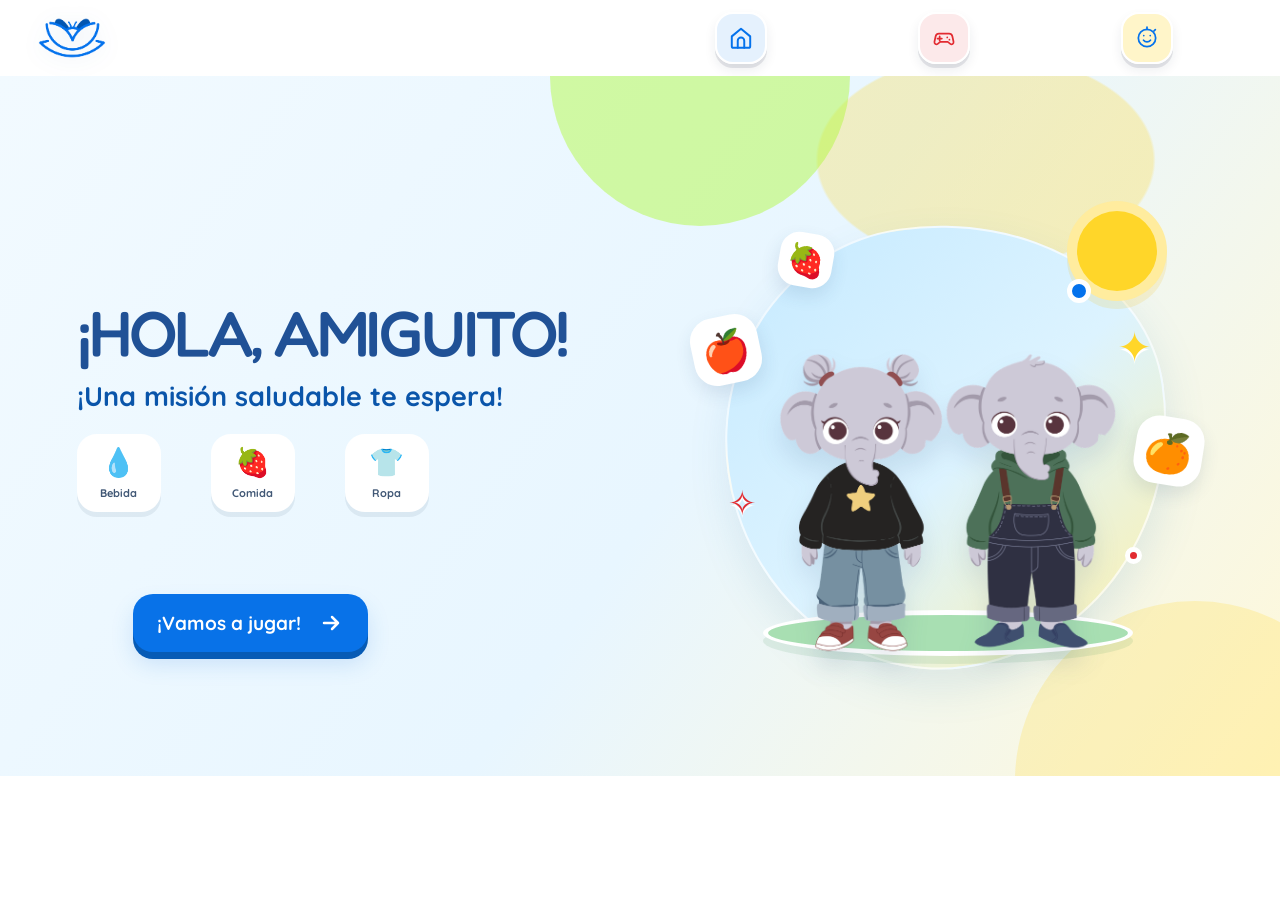
<file: LOTTISS/assets/index.html>
<!DOCTYPE html>
<html lang="es">
<head>
    <meta charset="UTF-8">
    <meta name="viewport" content="width=device-width, initial-scale=1.0">
    <meta name="theme-color" content="#ead8d8">
    <title>LOTTIS</title>
    <link rel="icon" type="image/png" href="img/ISOTIPO LOTTIS.png">
    <link rel="stylesheet" href="educa.css">
</head>
<body>
    <div class="app-shell">
        <header class="topbar">
            <a class="brand" href="#" aria-label="JuegaEduca, inicio">
                <img class="brand-logo" src="img/ISOTIPO LOTTIS.png" alt="Logo de EducaJuega">
            </a>
            <nav class="quick-nav" aria-label="Navegación principal">
                <a class="games-nav-link" href="#inicio" aria-label="Ir al inicio">
                    <svg viewBox="0 0 24 24" fill="none" aria-hidden="true">
                        <path d="m3.5 10.5 8.5-7 8.5 7v9a1.5 1.5 0 0 1-1.5 1.5h-14A1.5 1.5 0 0 1 3.5 19.5v-9Z" stroke="currentColor" stroke-width="1.8" stroke-linecap="round" stroke-linejoin="round"/>
                        <path d="M9 21v-6.5a3 3 0 0 1 6 0V21" stroke="currentColor" stroke-width="1.8" stroke-linecap="round" stroke-linejoin="round"/>
                    </svg>
                </a>
                <a class="games-nav-link" href="#juegos" aria-label="Ir a los juegos">
                    <svg viewBox="0 0 24 24" fill="none" aria-hidden="true">
                        <path d="M7.3 8h9.4c1.5 0 2.6.9 3 2.4l1.1 5.1c.4 1.8-1.6 3-3 1.9l-2.3-1.8h-7l-2.3 1.8c-1.4 1.1-3.4-.1-3-1.9l1.1-5.1C4.7 8.9 5.8 8 7.3 8Z" stroke="currentColor" stroke-width="1.6" stroke-linejoin="round"/>
                        <path d="M8 10.5v4M6 12.5h4m5-1h.01m2 2h.01" stroke="currentColor" stroke-width="1.6" stroke-linecap="round"/>
                    </svg>
                </a>
                <a class="games-nav-link" href="#recompensas" aria-label="Abrir el vestidor">
                    <svg viewBox="0 0 24 24" fill="none" aria-hidden="true">
                        <circle cx="12" cy="12" r="8" stroke="currentColor" stroke-width="1.6"/>
                        <path d="M8.8 14.1c.8 1 1.9 1.5 3.2 1.5s2.4-.5 3.2-1.5M9 9.7h.01M15 9.7h.01M12 4V2m6.5 3.5 1.2-1.2" stroke="currentColor" stroke-width="1.6" stroke-linecap="round"/>
                    </svg>
                </a>
            </nav>
        </header>

        <main>
            <div id="home-view">
                <section id="inicio" class="adventure-hero" aria-labelledby="welcome-title">
                    <div class="adventure-copy">
                        
                        <h1 id="welcome-title">¡HOLA, AMIGUITO!</h1>
                        <p class="adventure-lead">¡Una misión saludable te espera!</p>

                        <div class="adventure-tags" aria-label="Aventuras disponibles">
                            <span class="adventure-tag-drink"><i aria-hidden="true">💧</i>Bebida</span>
                            <span class="adventure-tag-food"><i aria-hidden="true">🍓</i>Comida</span>
                            <span class="adventure-tag-clothes"><i aria-hidden="true">👕</i>Ropa</span>
                        </div>
                        
                        <a class="adventure-cta" href="#juegos">
                            <span>¡Vamos a jugar!</span>
                            <svg viewBox="0 0 24 24" fill="none" aria-hidden="true">
                                <path d="M5 12h14m-6-6 6 6-6 6" stroke="currentColor" stroke-width="2.5" stroke-linecap="round" stroke-linejoin="round"/>
                            </svg>
                        </a>
                      
                    </div>
                    <div class="adventure-scene" aria-label="Lily, lista para una aventura saludable">
                        <span class="scene-sun" aria-hidden="true"></span>
                        <span class="scene-fruit scene-apple" aria-hidden="true">🍎</span>
                        <span class="scene-fruit scene-orange" aria-hidden="true">🍊</span>
                        <span class="scene-fruit scene-strawberry" aria-hidden="true">🍓</span>
                        <span class="scene-star scene-star-one" aria-hidden="true">✦</span>
                        <span class="scene-star scene-star-two" aria-hidden="true">✧</span>
                        <span class="scene-bubble scene-bubble-one" aria-hidden="true"></span>
                        <span class="scene-bubble scene-bubble-two" aria-hidden="true"></span>
                        <div class="scene-ground" aria-hidden="true"></div>
                        <img class="lily-hero" src="img/Jake y Lily.pdf (3).png" alt="Lily, una elefantita alegre, está lista para jugar y aprender">
                            
                    </div>
                </section>
            </div>

            <section class="games-section" id="juegos" aria-labelledby="games-title">
                <div class="games-heading">
                    <div>
                        <span class="games-eyebrow">ELIGE TU AVENTURA</span>
                        <h2 id="games-title">¡Vamos a jugar!</h2>
                      
                    </div>
                    <span class="games-heading-icon" aria-hidden="true">
                        <svg viewBox="0 0 24 24" fill="none">
                            <path d="M7.3 8h9.4c1.5 0 2.6.9 3 2.4l1.1 5.1c.4 1.8-1.6 3-3 1.9l-2.3-1.8h-7l-2.3 1.8c-1.4 1.1-3.4-.1-3-1.9l1.1-5.1C4.7 8.9 5.8 8 7.3 8Z" stroke="currentColor" stroke-width="1.7" stroke-linejoin="round"/>
                            <path d="M8 10.5v4M6 12.5h4m5-1h.01m2 2h.01" stroke="currentColor" stroke-width="1.7" stroke-linecap="round"/>
                        </svg>
                    </span>
                </div>
                <div class="games-grid">
                    <article class="game-card game-card-drink">
                        <div class="game-card-art">
                            <img src="img/Screenshot 2026-10-09 105920.png" alt="">
                            <span class="game-icon game-icon-drink" aria-hidden="true">
                                <svg viewBox="0 0 32 32" fill="none">
                                    <path d="M10 5h12l-1.5 22h-9L10 5Z" stroke="currentColor" stroke-width="2" stroke-linejoin="round"/>
                                    <path d="M12 16h8m-6-11V2m3 3V2" stroke="currentColor" stroke-width="2" stroke-linecap="round"/>
                                </svg>
                            </span>
                        </div>
                        <div class="game-card-copy">
                            <span class="game-level">NIVEL 1 · BEBIDAS</span>
                            <h3>Conecta y elige</h3>
                            <p>Descubre qué bebida es mejor para cada momento.</p>
                            <a class="game-enter" href="bebidas.html">Entrar al juego <span aria-hidden="true">→</span></a>
                        </div>
                    </article>

                    
                    <article class="game-card game-card-clothes">
                        <div class="game-card-art">
                            <img src="img/Screenshot 2026-10-09 125735.png" alt="">
                            <span class="game-icon game-icon-clothes" aria-hidden="true">
                                <svg viewBox="0 0 32 32" fill="none">
                                    <path d="m11 5 5 3 5-3 6 4-3 6-3-1v13H11V14l-3 1-3-6 6-4Z" stroke="currentColor" stroke-width="2" stroke-linejoin="round"/>
                                    <path d="M13 7.5c0 2 1.2 3 3 3s3-1 3-3" stroke="currentColor" stroke-width="2" stroke-linecap="round"/>
                                </svg>
                            </span>
                        </div>
                        <div class="game-card-copy">
                            <span class="game-level">NIVEL 2 · ROPA</span>
                            <h3>Ayúdame a vestirme</h3>
                            <p>Elige a Jake o Lily y ayúdalos a vestirse para cada ocasión.</p>
                            <a class="game-enter" href="ropa.html#character-select">Entrar al juego <span aria-hidden="true">→</span></a>
                        </div>
                    </article>

                    <article class="game-card game-card-food">
                        <div class="game-card-art">
                            <img src="img/Screenshot 2026-10-09 105952.png" alt="">
                            <span class="game-icon game-icon-food" aria-hidden="true">
                                <svg viewBox="0 0 32 32" fill="none">
                                    <circle cx="16" cy="16" r="11" stroke="currentColor" stroke-width="2"/>
                                    <path d="M11.5 19c1.1 1.4 2.6 2.1 4.5 2.1s3.4-.7 4.5-2.1M11.5 12.5h.01m9-.01h.01" stroke="currentColor" stroke-width="2" stroke-linecap="round"/>
                                </svg>
                            </span>
                        </div>
                        <div class="game-card-copy">
                            <span class="game-level">NIVEL 3 · COMIDA</span>
                            <h3>Elige mejor</h3>
                            <p>Llena el plato arrastrando frutas saludables.</p>
                            <a class="game-enter" href="comida.html">Entrar al juego <span aria-hidden="true">→</span></a>
                        </div>
                    </article>

                </div>
            </section>

            <section class="rewards-section" id="recompensas" aria-labelledby="rewards-title" hidden>
                <div class="rewards-heading">
                    <div>
                        <span class="games-eyebrow"></span>
                        <h2 id="rewards-title">¿A quién eliges?</h2>
                    </div>
                    <span class="rewards-heading-icon" aria-hidden="true">
                        <svg viewBox="0 0 24 24" fill="none">
                            <circle cx="12" cy="12" r="8" stroke="currentColor" stroke-width="1.6"/>
                            <path d="M8.8 14.1c.8 1 1.9 1.5 3.2 1.5s2.4-.5 3.2-1.5M9 9.7h.01M15 9.7h.01M12 4V2m6.5 3.5 1.2-1.2" stroke="currentColor" stroke-width="1.6" stroke-linecap="round"/>
                        </svg>
                    </span>
                </div>

                <div class="rewards-journey">
                    <div class="reward-character-step" id="reward-character-step">
                        <div class="reward-step-heading">
                            <span class="reward-step-number" aria-hidden="true">1</span>
                            
                        </div>
                        <div class="reward-character-picker" role="group" aria-label="Elige un personaje">
                            <button class="reward-character-choice reward-choice-lily" type="button" data-character-select="lily" aria-pressed="false">
                                <span class="reward-choice-spark" aria-hidden="true">✨</span>
                                <img src="img/Jake y Lily.pdf (4).png" alt="">
                                <span class="reward-choice-label"><strong>Lily</strong></span>
                                <span class="reward-choice-arrow">¡Elegir!</span>
                            </button>
                            <button class="reward-character-choice reward-choice-jake" type="button" data-character-select="jake" aria-pressed="false">
                                <span class="reward-choice-spark" aria-hidden="true">⭐</span>
                                <img src="img/Jake y Lily.pdf (5).png" alt="">
                                <span class="reward-choice-label"><strong>Jake</strong></span>
                                <span class="reward-choice-arrow">¡Elegir!</span>
                            </button>
                        </div>
                    </div>

                    <div class="reward-wardrobe" id="reward-wardrobe" hidden>
                        <div class="reward-wardrobe-heading">
                            <button class="reward-change-character" id="reward-change-character" type="button">← Cambiar personaje</button>
                            <div class="reward-step-heading">
                                <span class="reward-step-number" aria-hidden="true">2</span>
                                <div>
                                    <h3>¡Vistamos a <span id="reward-character-name">Lily</span>!</h3>
                                    
                                </div>
                            </div>
                        </div>
                        <div class="reward-wardrobe-layout">
                            <div class="reward-preview-card">
                                <span class="reward-preview-spark reward-preview-spark-one" aria-hidden="true">✦</span>
                                <span class="reward-preview-spark reward-preview-spark-two" aria-hidden="true">✧</span>
                                <img id="reward-preview-image" src="img/Jake y Lily.pdf (4).png" alt="Lily con su ropa de estrellas">
                                <div class="reward-preview-caption">
                                    <span aria-hidden="true">💛</span>
                                    <strong id="reward-preview-outfit">Su ropa de estrellas</strong>
                                </div>
                            </div>
                            <div class="reward-outfit-picker">
                                <h4>Elige su ropa favorita</h4>
                                <div class="reward-outfit-grid" id="reward-outfit-grid">
                                    <button class="reward-outfit-option" type="button" data-outfit-character="lily" data-outfit-image="img/Jake y Lily.pdf (4).png" data-outfit-name="Ropa de estrellas" aria-pressed="true">
                                        <span class="reward-outfit-emoji" aria-hidden="true">⭐</span>
                                        <span class="reward-outfit-copy"><strong>Ropa de estrellas</strong><small>¡Brilla en cada aventura!</small></span>
                                        <span class="reward-outfit-check" aria-hidden="true">✓</span>
                                    </button>
                                    <button class="reward-outfit-option" type="button" data-outfit-character="lily" data-outfit-image="img/jake y lily.pdf (1).png" data-outfit-name="Uniforme escolar" aria-pressed="false">
                                        <span class="reward-outfit-emoji" aria-hidden="true">🎀</span>
                                        <span class="reward-outfit-copy"><strong>Uniforme escolar</strong><small>¡Lista para aprender!</small></span>
                                        <span class="reward-outfit-check" aria-hidden="true">✓</span>
                                    </button>
                                    <button class="reward-outfit-option" type="button" data-outfit-character="jake" data-outfit-image="img/Jake y Lily.pdf (5).png" data-outfit-name="Look explorador" aria-pressed="true">
                                        <span class="reward-outfit-emoji" aria-hidden="true">🌟</span>
                                        <span class="reward-outfit-copy"><strong>Look explorador</strong><small>¡A descubrir el mundo!</small></span>
                                        <span class="reward-outfit-check" aria-hidden="true">✓</span>
                                    </button>
                                    <button class="reward-outfit-option" type="button" data-outfit-character="jake" data-outfit-image="img/Jake esco.png" data-outfit-name="Uniforme escolar" aria-pressed="false">
                                        <span class="reward-outfit-emoji" aria-hidden="true">🎒</span>
                                        <span class="reward-outfit-copy"><strong>Uniforme escolar</strong><small>¡Listo para aprender!</small></span>
                                        <span class="reward-outfit-check" aria-hidden="true">✓</span>
                                    </button>
                                </div>
                                <p class="rewards-feedback" id="rewards-feedback" aria-live="polite">Toca un atuendo para probarlo.</p>
                            </div>
                        </div>
                    </div>
                </div>
            </section>
            <section class="game-screen" id="juego-bebidas" aria-labelledby="drink-game-title" hidden>
                <a class="back-to-games" href="#juegos">← Volver a los juegos</a>
                <div class="game-status">
                    <span class="game-status-icon game-icon-drink" aria-hidden="true">
                        <svg viewBox="0 0 32 32" fill="none">
                            <path d="M10 5h12l-1.5 22h-9L10 5Z" stroke="currentColor" stroke-width="2" stroke-linejoin="round"/>
                            <path d="M12 16h8m-6-11V2m3 3V2" stroke="currentColor" stroke-width="2" stroke-linecap="round"/>
                        </svg>
                    </span>
                    <div><span>NIVEL 1 · BEBIDAS</span><strong>Conecta y elige</strong></div>
                    <div class="level-dots" aria-label="Nivel 1 de 3"><i class="active"></i><i></i><i></i></div>
                </div>
                <div class="play-panel">
                    <span class="game-label">ESCOGE LA MEJOR OPCIÓN</span>
                    <h1 id="drink-game-title">¿Qué bebida ayuda más?</h1>
                    <p class="play-instructions">Después de comer, ¿qué bebida es mejor para tu cuerpo?</p>
                    <div class="drink-choices" role="group" aria-label="Elige una bebida">
                        <button class="choice-card" type="button" data-drink-choice="Refresco"><span class="choice-emoji">🥤</span><span><small>OPCIÓN 1</small><strong>Refresco</strong></span></button>
                        <button class="choice-card" type="button" data-drink-choice="Agua"><span class="choice-emoji choice-water">💧</span><span><small>OPCIÓN 2</small><strong>Agua</strong></span></button>
                        <button class="choice-card" type="button" data-drink-choice="Bebida energética"><span class="choice-emoji choice-energy">⚡</span><span><small>OPCIÓN 3</small><strong>Bebida energética</strong></span></button>
                    </div>
                    <p class="game-feedback" id="drink-feedback" aria-live="polite">Toca una bebida para elegir.</p>
                </div>
            </section>

            <section class="game-screen" id="juego-comida" aria-labelledby="food-game-title" hidden>
                <a class="back-to-games" href="#juegos">← Volver a los juegos</a>
                <div class="game-status">
                    <span class="game-status-icon game-icon-food" aria-hidden="true">
                        <svg viewBox="0 0 32 32" fill="none">
                            <circle cx="16" cy="16" r="11" stroke="currentColor" stroke-width="2"/>
                            <path d="M11.5 19c1.1 1.4 2.6 2.1 4.5 2.1s3.4-.7 4.5-2.1m-9-6.5h.01m9-.01h.01" stroke="currentColor" stroke-width="2" stroke-linecap="round"/>
                        </svg>
                    </span>
                    <div><span>NIVEL 3 · COMIDA</span><strong>Elige mejor</strong></div>
                    <div class="level-dots" aria-label="Nivel 3 de 3"><i></i><i></i><i class="active"></i></div>
                </div>
                <div class="play-panel">
                    <span class="game-label">ARRASTRA LAS FRUTAS AQUÍ</span>
                    <h1 id="food-game-title">Llena el plato</h1>
                    <p class="play-instructions">Arrastra las frutas al plato o tócalas para agregarlas.</p>
                    <div class="food-game-layout">
                        <div class="plate-drop" id="fruit-plate" tabindex="0" aria-label="Plato: arrastra frutas aquí">
                            <span class="plate-label"></span>
                            <div class="plate-fruits" id="plate-fruits" aria-live="polite"></div>
                        </div>
                        <div class="food-options" aria-label="Alimentos disponibles">
                            <button class="food-option" type="button" draggable="true" data-food="Manzana" data-fruit="true"><span>🍎</span><strong>Manzana</strong></button>
                            <button class="food-option" type="button" draggable="true" data-food="Caramelo" data-fruit="false"><span>🍬</span><strong>Caramelo</strong></button>
                            <button class="food-option" type="button" draggable="true" data-food="Plátano" data-fruit="true"><span>🍌</span><strong>Plátano</strong></button>
                            <button class="food-option" type="button" draggable="true" data-food="Paleta" data-fruit="false"><span>🍭</span><strong>Paleta</strong></button>
                            <button class="food-option" type="button" draggable="true" data-food="Fresa" data-fruit="true"><span>🍓</span><strong>Fresa</strong></button>
                            <button class="food-option" type="button" draggable="true" data-food="Galleta" data-fruit="false"><span>🍪</span><strong>Galleta</strong></button>
                        </div>
                    </div>
                    <p class="game-feedback" id="food-feedback" aria-live="polite"><span id="food-message">Frutas saludables agregadas:</span> <strong id="fruit-count">0</strong> de 3</p>
                </div>
            </section>

            <section class="game-screen" id="juego-ropa" aria-labelledby="clothes-game-title" hidden>
                <a class="back-to-games" href="#juegos">← Volver a los juegos</a>
                <div class="game-status">
                    <span class="game-status-icon game-icon-clothes" aria-hidden="true">
                        <svg viewBox="0 0 32 32" fill="none">
                            <path d="m11 5 5 3 5-3 6 4-3 6-3-1v13H11V14l-3 1-3-6 6-4Z" stroke="currentColor" stroke-width="2" stroke-linejoin="round"/>
                            <path d="M13 7.5c0 2 1.2 3 3 3s3-1 3-3" stroke="currentColor" stroke-width="2" stroke-linecap="round"/>
                        </svg>
                    </span>
                    <div><span>NIVEL 2 · ROPA</span><strong>Ayúdame a vestirme</strong></div>
                    <div class="level-dots" aria-label="Nivel 2 de 3"><i></i><i class="active"></i><i></i></div>
                </div>
                <div class="play-panel">
                    <span class="game-label">JUEGO DE AUTONOMÍA</span>
                    <h1 id="clothes-game-title">Viste a Lily</h1>
                    <p class="play-instructions">Toca una prenda para ayudar a Lily a elegir su ropa.</p>
                    <div class="dress-game-layout">
                        <div class="dress-character"><img src="jake.png" alt="Lily, una elefanta de peluche"><span id="outfit-display" aria-live="polite">👕</span></div>
                        <div class="outfit-picker">
                            <button class="outfit-option" type="button" data-outfit="👗" aria-label="Elegir vestido">👗<span>Vestido</span></button>
                            <button class="outfit-option" type="button" data-outfit="👕" aria-label="Elegir camiseta">👕<span>Camiseta</span></button>
                            <button class="outfit-option" type="button" data-outfit="🧥" aria-label="Elegir chaqueta">🧥<span>Chaqueta</span></button>
                            <button class="outfit-option" type="button" data-outfit="🧢" aria-label="Elegir gorra">🧢<span>Gorra</span></button>
                        </div>
                    </div>
                    <button class="game-action" id="outfit-done" type="button">¡Listo!</button>
                    <p class="game-feedback" id="clothes-feedback" aria-live="polite">Elige una prenda para comenzar.</p>
                </div>
            </section>
        </main>

    </div>
    <script src="educa.js"></script>
</body>
</html>
</file>
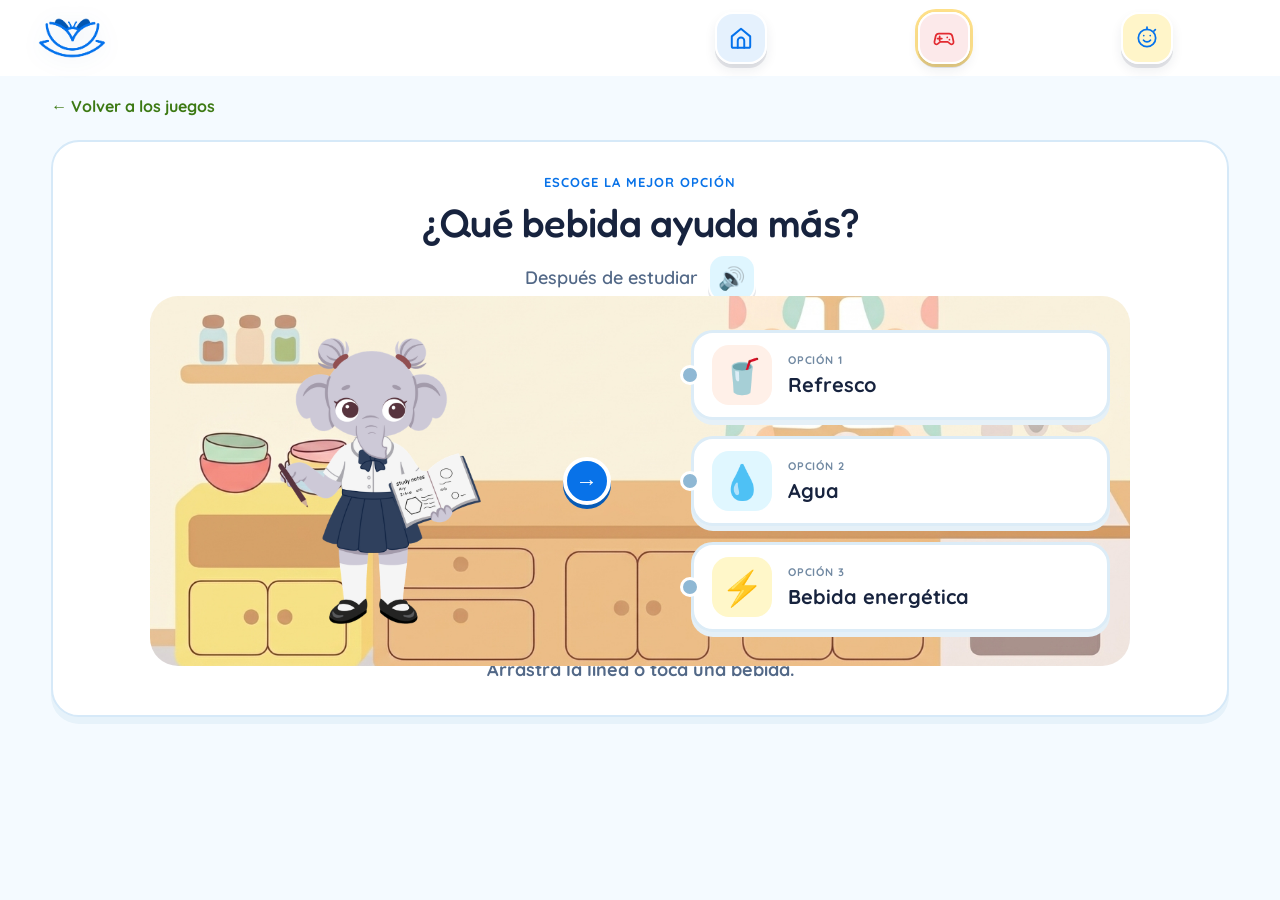
<file: LOTTISS/assets/bebidas.html>
<!DOCTYPE html>
<html lang="es">
<head>
    <meta charset="UTF-8">
    <meta name="viewport" content="width=device-width, initial-scale=1.0">
    <meta name="theme-color" content="#ffffff">
    <title>Conecta y elige · EducaJuega</title>
    <link rel="icon" type="image/png" href="img/ISOLOGO HORIZONTAL LOTTIS.png">
    <link rel="preconnect" href="https://fonts.googleapis.com">
    <link rel="preconnect" href="https://fonts.gstatic.com" crossorigin>
    <link href="https://fonts.googleapis.com/css2?family=Fredoka:wght@500&family=Quicksand:wght@300..700&display=swap" rel="stylesheet">
    <link rel="stylesheet" href="base.css">
    <link rel="stylesheet" href="bebidas.css">
</head>
<body>
    <div class="app-shell">
        <header class="topbar">
            <a class="brand" href="educa.html#inicio" aria-label="EducaJuega, inicio">
                <img class="brand-logo" src="img/ISOTIPO LOTTIS.png" alt="Logo de EducaJuega">
            </a>
            <nav class="quick-nav" aria-label="Navegación principal">
                <a class="games-nav-link" href="educa.html#inicio" aria-label="Ir al inicio">
                    <svg viewBox="0 0 24 24" fill="none" aria-hidden="true">
                        <path d="m3.5 10.5 8.5-7 8.5 7v9a1.5 1.5 0 0 1-1.5 1.5h-14A1.5 1.5 0 0 1 3.5 19.5v-9Z" stroke="currentColor" stroke-width="1.8" stroke-linecap="round" stroke-linejoin="round"/>
                        <path d="M9 21v-6.5a3 3 0 0 1 6 0V21" stroke="currentColor" stroke-width="1.8" stroke-linecap="round" stroke-linejoin="round"/>
                    </svg>
                </a>
                <a class="games-nav-link active" href="educa.html#juegos" aria-label="Ir a los juegos" aria-current="page">
                    <svg viewBox="0 0 24 24" fill="none" aria-hidden="true">
                        <path d="M7.3 8h9.4c1.5 0 2.6.9 3 2.4l1.1 5.1c.4 1.8-1.6 3-3 1.9l-2.3-1.8h-7l-2.3 1.8c-1.4 1.1-3.4-.1-3-1.9l1.1-5.1C4.7 8.9 5.8 8 7.3 8Z" stroke="currentColor" stroke-width="1.6" stroke-linejoin="round"/>
                        <path d="M8 10.5v4M6 12.5h4m5-1h.01m2 2h.01" stroke="currentColor" stroke-width="1.6" stroke-linecap="round"/>
                    </svg>
                </a>
                <a class="games-nav-link" href="educa.html#recompensas" aria-label="Abrir el vestidor">
                    <svg viewBox="0 0 24 24" fill="none" aria-hidden="true">
                        <circle cx="12" cy="12" r="8" stroke="currentColor" stroke-width="1.6"/>
                        <path d="M8.8 14.1c.8 1 1.9 1.5 3.2 1.5s2.4-.5 3.2-1.5M9 9.7h.01M15 9.7h.01M12 4V2m6.5 3.5 1.2-1.2" stroke="currentColor" stroke-width="1.6" stroke-linecap="round"/>
                    </svg>
                </a>
            </nav>
        </header>

        <main>
            <section class="game-screen" aria-labelledby="drink-game-title">
                <a class="back-to-games" href="educa.html#juegos">← Volver a los juegos</a>
                <div class="play-panel">
                    <span class="game-label">ESCOGE LA MEJOR OPCIÓN</span>
                    <h1 id="drink-game-title">¿Qué bebida ayuda más?</h1>
                    <p class="play-instructions"><span id="drink-when">Después de comer</span>
                        <button class="speak" type="button" data-speak="drink" aria-label="Escuchar la pregunta">🔊</button></p>

                    <div class="drink-board" id="drink-board">
                        <div class="drink-hero">
                            <img src="img/Jake y Lily.pdf (2).png" alt="Elefante caricaturesco c.">
                            <button class="handle" id="drink-handle" type="button" aria-label="Arrastra hacia la mejor bebida">→</button>
                        </div>
                        <svg class="drink-line" aria-hidden="true"><line id="drink-line-el" x1="0" y1="0" x2="0" y2="0" visibility="hidden"/></svg>
                        <div class="drink-choices" id="drink-choices" role="group" aria-label="Elige una bebida"></div>
                    </div>

                    <p class="game-feedback" id="drink-feedback" aria-live="polite">Arrastra la línea o toca una bebida.</p>
                </div>
            </section>
        </main>
    </div>

    <div class="win" id="win" role="dialog" aria-modal="true" aria-labelledby="win-title" hidden>
        <div class="win-card">
            <div class="win-emoji" aria-hidden="true">🎉</div>
            <h2 id="win-title">¡Lo lograste!</h2>
            <div class="win-stars" id="win-stars" aria-live="polite"></div>
            <p id="win-text">¡Muy bien hecho!</p>
            <div class="win-actions">
                <button class="btn-primary" id="win-again" type="button">Jugar otra vez</button>
                <a class="btn-soft" href="ropa.html">Siguiente juego</a>
                <a class="btn-soft" href="educa.html#juegos">Más juegos</a>
            </div>
        </div>
    </div>

    <script src="comun.js"></script>
    <script src="bebidas.js"></script>
</body>
</html>
</file>
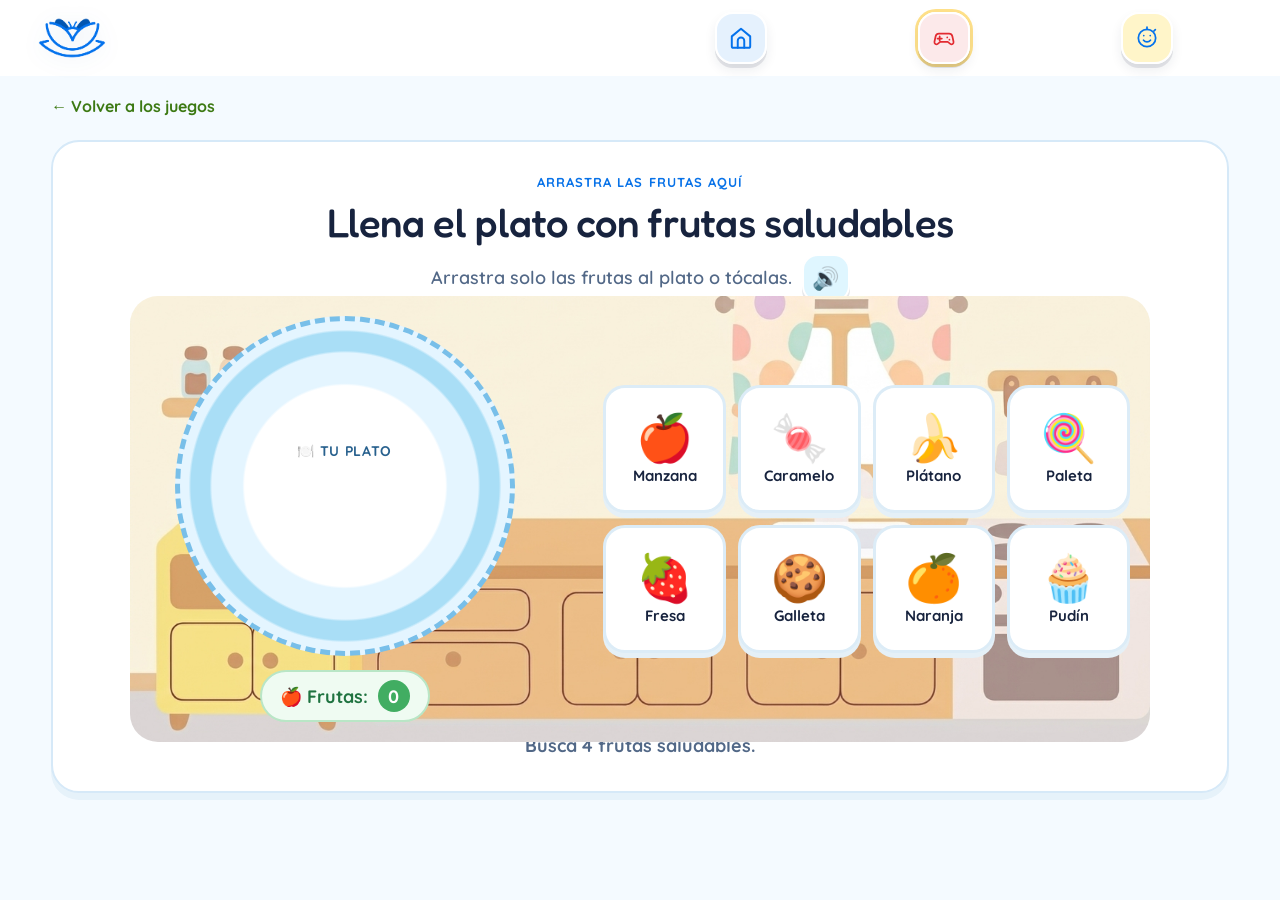
<file: LOTTISS/assets/comida.html>
<!DOCTYPE html>
<html lang="es">
<head>
    <meta charset="UTF-8">
    <meta name="viewport" content="width=device-width, initial-scale=1.0">
    <meta name="theme-color" content="#ffffff">
    <title>Elige mejor · EducaJuega</title>
    <link rel="icon" type="image/png" href="img/ISOLOGO HORIZONTAL LOTTIS.png">
    <link rel="preconnect" href="https://fonts.googleapis.com">
    <link rel="preconnect" href="https://fonts.gstatic.com" crossorigin>
    <link href="https://fonts.googleapis.com/css2?family=Fredoka:wght@500&family=Quicksand:wght@300..700&display=swap" rel="stylesheet">
    <link rel="stylesheet" href="base.css">
    <link rel="stylesheet" href="comida.css">
</head>
<body>
    <div class="app-shell">
        <header class="topbar">
            <a class="brand" href="educa.html#inicio" aria-label="EducaJuega, inicio">
                <img class="brand-logo" src="img/ISOTIPO LOTTIS.png" alt="Logo de EducaJuega">
            </a>
            <nav class="quick-nav" aria-label="Navegación principal">
                <a class="games-nav-link" href="educa.html#inicio" aria-label="Ir al inicio">
                    <svg viewBox="0 0 24 24" fill="none" aria-hidden="true">
                        <path d="m3.5 10.5 8.5-7 8.5 7v9a1.5 1.5 0 0 1-1.5 1.5h-14A1.5 1.5 0 0 1 3.5 19.5v-9Z" stroke="currentColor" stroke-width="1.8" stroke-linecap="round" stroke-linejoin="round"/>
                        <path d="M9 21v-6.5a3 3 0 0 1 6 0V21" stroke="currentColor" stroke-width="1.8" stroke-linecap="round" stroke-linejoin="round"/>
                    </svg>
                </a>
                <a class="games-nav-link active" href="educa.html#juegos" aria-label="Ir a los juegos" aria-current="page">
                    <svg viewBox="0 0 24 24" fill="none" aria-hidden="true">
                        <path d="M7.3 8h9.4c1.5 0 2.6.9 3 2.4l1.1 5.1c.4 1.8-1.6 3-3 1.9l-2.3-1.8h-7l-2.3 1.8c-1.4 1.1-3.4-.1-3-1.9l1.1-5.1C4.7 8.9 5.8 8 7.3 8Z" stroke="currentColor" stroke-width="1.6" stroke-linejoin="round"/>
                        <path d="M8 10.5v4M6 12.5h4m5-1h.01m2 2h.01" stroke="currentColor" stroke-width="1.6" stroke-linecap="round"/>
                    </svg>
                </a>
                <a class="games-nav-link" href="educa.html#recompensas" aria-label="Abrir el vestidor">
                    <svg viewBox="0 0 24 24" fill="none" aria-hidden="true">
                        <circle cx="12" cy="12" r="8" stroke="currentColor" stroke-width="1.6"/>
                        <path d="M8.8 14.1c.8 1 1.9 1.5 3.2 1.5s2.4-.5 3.2-1.5M9 9.7h.01M15 9.7h.01M12 4V2m6.5 3.5 1.2-1.2" stroke="currentColor" stroke-width="1.6" stroke-linecap="round"/>
                    </svg>
                </a>
            </nav>
        </header>

        <main>
            <section class="game-screen" aria-labelledby="food-game-title">
                <a class="back-to-games" href="educa.html#juegos">← Volver a los juegos</a>
                <div class="play-panel">
                    <span class="game-label">ARRASTRA LAS FRUTAS AQUÍ</span>
                    <h1 id="food-game-title">Llena el plato con frutas saludables</h1>
                    <p class="play-instructions"><span>Arrastra solo las frutas al plato o tócalas.</span>
                        <button class="speak" type="button" data-speak="food" aria-label="Escuchar la instrucción">🔊</button></p>

                    <div class="food-game-layout">
                        <div>
                            <div class="plate-drop" id="fruit-plate" aria-label="Plato: arrastra frutas aquí">
                                <span class="plate-label">🍽️ TU PLATO</span>
                                <div class="plate-fruits" id="plate-fruits" aria-live="polite"></div>
                            </div>
                            <div class="counter-wrap"><span class="fruit-counter">🍎 Frutas: <b id="fruit-count">0</b></span></div>
                        </div>
                        <div class="food-options" id="food-options" role="group" aria-label="Alimentos disponibles"></div>
                    </div>

                    <p class="game-feedback" id="food-feedback" aria-live="polite">Busca 4 frutas saludables.</p>
                </div>
            </section>
        </main>
    </div>

    <div class="win" id="win" role="dialog" aria-modal="true" aria-labelledby="win-title" hidden>
        <div class="win-card">
            <div class="win-emoji" aria-hidden="true">🎉</div>
            <h2 id="win-title">¡Lo lograste!</h2>
            <div class="win-stars" id="win-stars" aria-live="polite"></div>
            <p id="win-text">¡Muy bien hecho!</p>
            <div class="win-actions">
                <button class="btn-primary" id="win-again" type="button">Jugar otra vez</button>
                <a class="btn-soft" href="educa.html#juegos">Más juegos</a>
            </div>
        </div>
    </div>

    <script src="comun.js"></script>
    <script src="comida.js"></script>
</body>
</html>
</file>
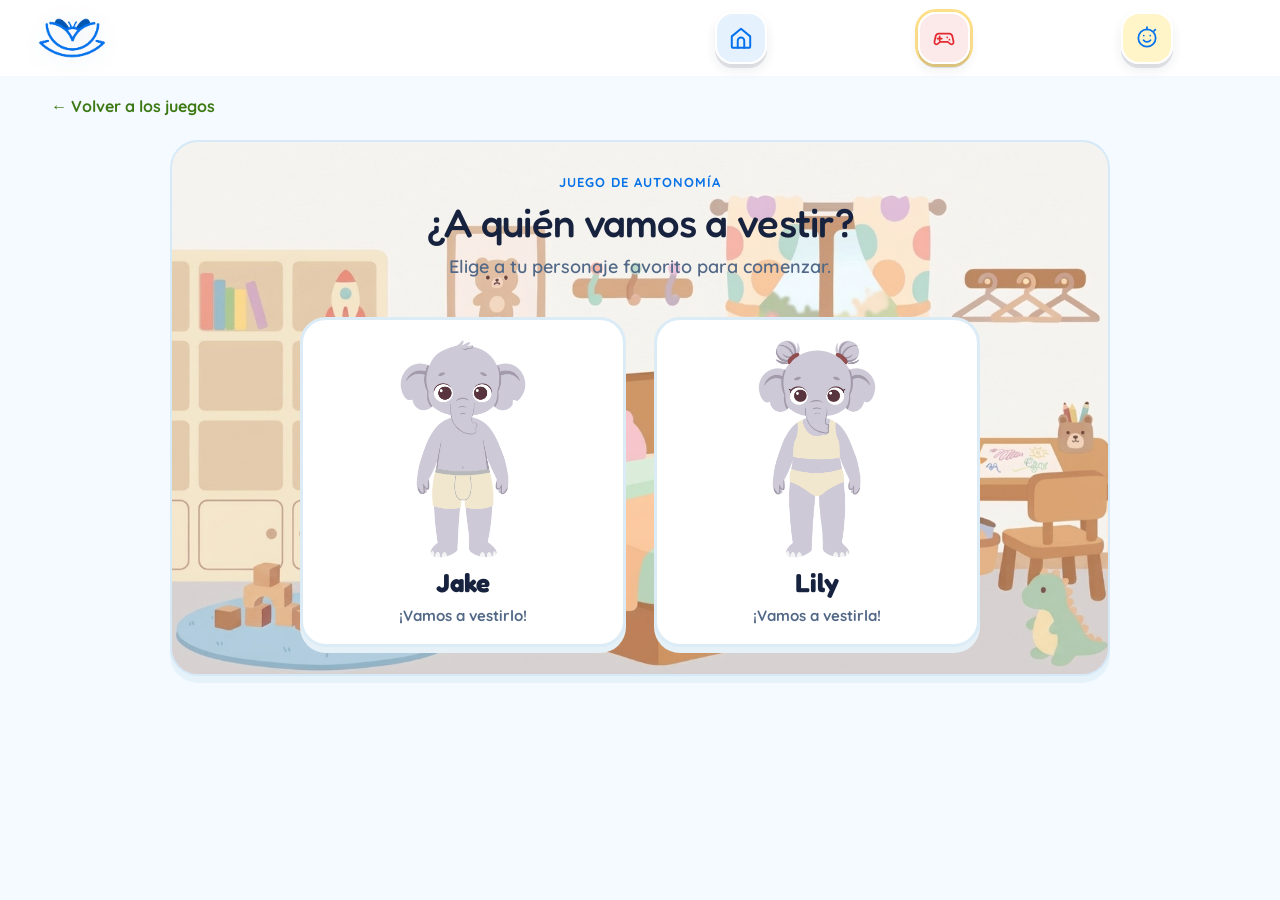
<file: LOTTISS/assets/ropa.html>
<!DOCTYPE html>
<html lang="es">
<head>
    <meta charset="UTF-8">
    <meta name="viewport" content="width=device-width, initial-scale=1.0">
    <meta name="theme-color" content="#ffffff">
    <title>Ayúdame a vestirme · EducaJuega</title>
    <link rel="icon" type="image/png" href="img/ISOLOGO HORIZONTAL LOTTIS.png">
    <link rel="preconnect" href="https://fonts.googleapis.com">
    <link rel="preconnect" href="https://fonts.gstatic.com" crossorigin>
    <link href="https://fonts.googleapis.com/css2?family=Fredoka:wght@500&family=Quicksand:wght@300..700&display=swap" rel="stylesheet">
    <link rel="stylesheet" href="base.css">
    <link rel="stylesheet" href="ropa.css">
</head>
<body>
    <div class="app-shell">
        <header class="topbar">
            <a class="brand" href="educa.html#inicio" aria-label="EducaJuega, inicio">
                <img class="brand-logo" src="img/ISOTIPO LOTTIS.png" alt="Logo de EducaJuega">
            </a>
            <nav class="quick-nav" aria-label="Navegación principal">
                <a class="games-nav-link" href="educa.html#inicio" aria-label="Ir al inicio">
                    <svg viewBox="0 0 24 24" fill="none" aria-hidden="true">
                        <path d="m3.5 10.5 8.5-7 8.5 7v9a1.5 1.5 0 0 1-1.5 1.5h-14A1.5 1.5 0 0 1 3.5 19.5v-9Z" stroke="currentColor" stroke-width="1.8" stroke-linecap="round" stroke-linejoin="round"/>
                        <path d="M9 21v-6.5a3 3 0 0 1 6 0V21" stroke="currentColor" stroke-width="1.8" stroke-linecap="round" stroke-linejoin="round"/>
                    </svg>
                </a>
                <a class="games-nav-link active" href="educa.html#juegos" aria-label="Ir a los juegos" aria-current="page">
                    <svg viewBox="0 0 24 24" fill="none" aria-hidden="true">
                        <path d="M7.3 8h9.4c1.5 0 2.6.9 3 2.4l1.1 5.1c.4 1.8-1.6 3-3 1.9l-2.3-1.8h-7l-2.3 1.8c-1.4 1.1-3.4-.1-3-1.9l1.1-5.1C4.7 8.9 5.8 8 7.3 8Z" stroke="currentColor" stroke-width="1.6" stroke-linejoin="round"/>
                        <path d="M8 10.5v4M6 12.5h4m5-1h.01m2 2h.01" stroke="currentColor" stroke-width="1.6" stroke-linecap="round"/>
                    </svg>
                </a>
                <a class="games-nav-link" href="educa.html#recompensas" aria-label="Abrir el vestidor">
                    <svg viewBox="0 0 24 24" fill="none" aria-hidden="true">
                        <circle cx="12" cy="12" r="8" stroke="currentColor" stroke-width="1.6"/>
                        <path d="M8.8 14.1c.8 1 1.9 1.5 3.2 1.5s2.4-.5 3.2-1.5M9 9.7h.01M15 9.7h.01M12 4V2m6.5 3.5 1.2-1.2" stroke="currentColor" stroke-width="1.6" stroke-linecap="round"/>
                    </svg>
                </a>
            </nav>
        </header>

        <main>
            <section class="game-screen character-select-screen" id="character-select" aria-labelledby="character-select-title">
                <a class="back-to-games" href="educa.html#juegos">← Volver a los juegos</a>
                <div class="play-panel">
                    <span class="game-label">JUEGO DE AUTONOMÍA</span>
                    <h1 id="character-select-title">¿A quién vamos a vestir?</h1>
                    <p class="play-instructions">Elige a tu personaje favorito para comenzar.</p>
                    <div class="character-select-grid" role="group" aria-label="Elige un personaje">
                        <button class="character-select-card" type="button" data-dress-character="jake">
                            <img src="img/jake-base.png" alt="">
                            <strong>Jake</strong>
                            <span>¡Vamos a vestirlo!</span>
                        </button>
                        <button class="character-select-card" type="button" data-dress-character="lily">
                            <img src="img/Copia de Lily.pdf (1).png" alt="">
                            <strong>Lily</strong>
                            <span>¡Vamos a vestirla!</span>
                        </button>
                    </div>
                </div>
            </section>

            <section class="game-screen" id="dress-game-screen" aria-labelledby="clothes-game-title" hidden>
                <button class="back-to-games change-character" id="change-character" type="button">← Cambiar personaje</button>
                <div class="play-panel">
                    <span class="game-label">JUEGO DE AUTONOMÍA</span>
                    <h1 id="clothes-game-title">Ayúdame a vestirme</h1>
                    <p class="play-instructions"><span id="clothes-when">Es hora de ir a la escuela</span>
                        <button class="speak" type="button" data-speak="clothes" aria-label="Escuchar la pregunta">🔊</button></p>

                    <div class="dress-layout">
                        <div class="dress-scene" id="dress-scene" aria-label="Suelta aquí la ropa">
                            <span class="occasion-badge" id="occasion-badge" aria-hidden="true">🏫</span>
                            <div class="dress-character">
                                <img id="dress-character-image" src="img/jake-base.png" alt="Jake listo para vestirse">
                            </div>
                            <span class="drop-hint">Arrastra la prenda aquí</span>
                        </div>
                        <div class="outfit-picker-panel">
                            <h2>Elige el atuendo adecuado</h2>
                            <div class="outfit-picker" id="outfit-picker" role="group" aria-label="Prendas disponibles"></div>
                        </div>
                    </div>

                    <p class="game-feedback" id="clothes-feedback" aria-live="polite">Arrastra la ropa al personaje o tócala.</p>
                </div>
            </section>
        </main>
    </div>

    <div class="win" id="win" role="dialog" aria-modal="true" aria-labelledby="win-title" hidden>
        <div class="win-card">
            <div class="win-emoji" aria-hidden="true">🎉</div>
            <h2 id="win-title">¡Lo lograste!</h2>
            <div class="win-stars" id="win-stars" aria-live="polite"></div>
            <p id="win-text">¡Muy bien hecho!</p>
            <div class="win-actions">
                <button class="btn-primary" id="win-again" type="button">Jugar otra vez</button>
                <a class="btn-soft" href="comida.html">Siguiente juego</a>
                <a class="btn-soft" href="educa.html#juegos">Más juegos</a>
            </div>
        </div>
    </div>

    <script src="comun.js"></script>
    <script src="ropa.js"></script>
</body>
</html>
</file>
<file: LOTTISS/assets/educa.css>
@import url("https://fonts.googleapis.com/css2?family=Fredoka:wght@500&family=Quicksand:wght@300..700&display=swap");

* {
    box-sizing: border-box;
}

body {
    min-width: 320px;
    min-height: 100vh;
    margin: 0;
    padding: 0;
    background: #fff;
    color: #17233e;
    font-family: "Quicksand", sans-serif;
}

h1,
h2,
h3,
h4 {
    font-family: "Fredoka", sans-serif;
    font-weight: 600;
}

button,
a {
    font: inherit;
}

.app-shell {
    display: flex;
    width: 100%;
    min-height: 100vh;
    flex-direction: column;
    overflow: hidden;
    margin: 0;
    background: #fff;
}

.topbar {
    display: flex;
    height: 76px;
    flex: 0 0 76px;
    align-items: center;
    justify-content: space-between;
    padding: 0 32px;
    background: #fff;
}

.brand {
    display: inline-flex;
    align-items: center;
    gap: 9px;
    color: #0872e8;
    font-size: 22px;
    font-weight: 900;
    letter-spacing: -0.7px;
    text-decoration: none;
}

.brand-logo {
    display: block;
    height: 80px;
    width: auto;
    max-width: min(80vw, 720px);
    object-fit: contain;
    filter: drop-shadow(0 4px 10px rgb(8 72 135 / 10%));
}

.quick-nav {
    display: flex;
    width: min(50%, 660px);
    align-items: center;
    justify-content: space-around;
}

.quick-nav button,
.quick-nav .games-nav-link {
    display: grid;
    width: 52px;
    height: 52px;
    padding: 0;
    place-items: center;
    border: 2px solid #fff;
    border-radius: 18px;
    background: rgb(4 114 236 / 10%);
    box-shadow: 0 4px 0 rgb(23 35 62 / 10%), 0 6px 12px rgb(23 35 62 / 8%);
    color: #0472ec;
    cursor: pointer;
    transition: background-color 160ms ease, color 160ms ease, transform 160ms ease, box-shadow 160ms ease;
}

.quick-nav > :nth-child(2) {
    background: rgb(226 43 49 / 10%);
    color: #e22b31;
}

.quick-nav > :nth-child(3) {
    background: rgb(255 214 41 / 25%);
    color: #0472ec;
}

.quick-nav button:hover,
.quick-nav .games-nav-link:hover {
    transform: translateY(-3px) rotate(-4deg) scale(1.06);
    box-shadow: 0 6px 0 rgb(23 35 62 / 10%), 0 9px 15px rgb(23 35 62 / 12%);
}

.quick-nav button:active,
.quick-nav .games-nav-link:active {
    transform: translateY(1px) scale(.96);
    box-shadow: 0 2px 0 rgb(23 35 62 / 10%);
}

.quick-nav svg {
    width: 26px;
    height: 26px;
}

.adventure-hero {
    position: relative;
    display: grid;
    min-height: min(700px, calc(100vh - 76px));
    grid-template-columns: minmax(0, 1.05fr) minmax(320px, .95fr);
    align-items: center;
    gap: clamp(20px, 4vw, 56px);
    overflow: hidden;
    padding: clamp(36px, 5vw, 64px) clamp(28px, 6vw, 88px);
    background:
        radial-gradient(ellipse at 77% 12%, rgb(255 214 41 / 28%) 0 12%, transparent 12.2%),
        linear-gradient(125deg, #f2faff 0%, #e8f6ff 54%, #fff8d9 100%);
}

.adventure-hero::before,
.adventure-hero::after {
    position: absolute;
    border-radius: 50%;
    content: "";
    pointer-events: none;
}

.adventure-hero::before {
    top: -150px;
    left: 43%;
    width: 300px;
    height: 300px;
    background: rgba(173, 248, 51, 0.45);
}

.adventure-hero::after {
    right: -95px;
    bottom: -185px;
    width: 360px;
    height: 360px;
    background: rgb(255 214 41 / 22%);
}

.adventure-copy {
    position: relative;
    z-index: 2;
    max-width: 620px;
}

.adventure-kicker {
    display: inline-flex;
    align-items: center;
    gap: 8px;
    padding: 10px 15px;
    border: 1px solid #d2eaf9;
    border-radius: 999px;
    background: #fff;
    color: #0872e8;
    font-size: 12px;
    font-weight: 900;
    letter-spacing: .06em;
    box-shadow: 0 4px 0 #e2f1fa;
}

.adventure-kicker span {
    color: #f0b900;
    font-size: 17px;
}

.adventure-copy h1 {
    max-width: 580px;
    margin: 18px 0 10px;
    color: #205196;
    font-size: clamp(44px, 5vw, 68px);
    font-weight: 500;
    letter-spacing: -2.5px;
    line-height: 1.1;
}

.adventure-lead {
    margin: 0;
    color: #0a55aa;
    font-size: clamp(20px, 2.2vw, 27px);
    font-weight: 900;
    line-height: 1.35;
}

.adventure-cta {
    position: relative;
    top: 80px;
    display: inline-flex;
    min-width: 235px;
    min-height: 58px;
    align-items: center;
    justify-content: center;
    gap: 18px;
    margin-top: 22px;
    margin-left: 56px;
    padding: 0 24px;
    border: 0;
    border-radius: 20px;
    background: #0872e8;
    box-shadow: 0 7px 0 #075bb5, 0 12px 22px rgba(46, 128, 223, 0.18);
    color: #fff;
    font-size: 19px;
    font-weight: 900;
    text-decoration: none;
    transition: transform 160ms ease, box-shadow 160ms ease, background-color 160ms ease;
}   

.adventure-cta:hover {
    transform: translateY(-3px);
    background: #0565d1;
    box-shadow: 0 9px 0 #00489b, 0 16px 24px rgba(30, 116, 214, 0.2);
}

.adventure-cta svg {
    width: 24px;
    height: 24px;
}

.adventure-tags {
    position: relative;
    top: 20px;
    display: flex;
    flex-wrap: wrap;
    gap: 50px;
    margin-top: 2x;
}

.adventure-tags > span {
    display: inline-flex;
    width: 84px;
    min-height: 78px;
    align-items: center;
    flex-direction: column;
    justify-content: center;
    gap: 8px;
    border: 2px solid #fff;
    border-radius: 20px;
    background: #fff;
    color: #405775;
    font-size: 11px;
    font-weight: 800;
    box-shadow: 0 5px 0 rgb(49 76 108 / 9%);
    transition: transform 160ms ease;
}

.adventure-tags > span:hover {
    transform: translateY(-4px) rotate(-2deg);
}

.adventure-tags i {
    font-size: 28px;
    font-style: normal;
    line-height: 1.1;
}

.adventure-tag-drink {
    background: #e9f7ff;
}

.adventure-tag-food {
    background: #fff0f0;
}

.adventure-tag-clothes {
    background: #fff5d9;
}

.adventure-scene {
    position: relative;
    z-index: 1;
    display: grid;
    min-height: 460px;
    place-items: end center;
    isolation: isolate;
}

.adventure-scene::before {
    position: absolute;
    z-index: -2;
    top: 6%;
    left: 50%;
    width: min(100%, 440px);
    aspect-ratio: 1;
    border: 2px solid rgb(255 255 255 / 70%);
    border-radius: 46% 54% 53% 47% / 49% 43% 57% 51%;
    background: linear-gradient(145deg, #c6eaff 0%, #dcf3ff 53%, #fff1a8 100%);
    box-shadow: 0 18px 40px rgb(61 130 181 / 13%);
    content: "";
    transform: translateX(-50%) rotate(-8deg);
}

.scene-sun {
    position: absolute;
    z-index: -1;
    top: 1%;
    right: 7%;
    width: 100px;
    height: 100px;
    border: 10px solid rgb(255 255 255 / 55%);
    border-radius: 50%;
    background: #ffd629;
    box-shadow: 0 8px 0 rgb(238 184 18 / 15%);
}

.lily-hero {
    position: relative;
    z-index: 1;
    display: block;
    width: min(78%, 340px);
    max-height: 420px;
    object-fit: contain;
    object-position: center bottom;
    filter: drop-shadow(0 15px 12px rgb(45 73 113 / 12%));
    animation: lily-bob 3.2s ease-in-out infinite;
}

.scene-ground {
    position: absolute;
    z-index: 0;
    bottom: 0;
    left: 50%;
    width: min(100%, 370px);
    height: 46px;
    border: 5px solid #fff;
    border-radius: 50%;
    background: #a8dfb2;
    box-shadow: 0 8px 0 rgb(65 151 92 / 12%);
    transform: translateX(-50%);
}

.scene-fruit,
.scene-star,
.scene-bubble {
    position: absolute;
    z-index: 2;
    display: grid;
    place-items: center;
}

.scene-fruit {
    width: 68px;
    height: 68px;
    border: 4px solid #fff;
    border-radius: 23px;
    background: #fff;
    box-shadow: 0 8px 18px rgb(42 78 116 / 12%);
    font-size: 39px;
    animation: fruit-bob 3.8s ease-in-out infinite;
}

.scene-apple {
    top: 26%;
    left: 0;
    transform: rotate(-12deg);
}

.scene-orange {
    top: 48%;
    right: 0;
    animation-delay: .6s;
    transform: rotate(9deg);
}

.scene-strawberry {
    top: 8%;
    left: 17%;
    width: 54px;
    height: 54px;
    border-radius: 19px;
    font-size: 31px;
    animation-delay: 1s;
    transform: rotate(10deg);
}

.scene-star {
    color: #ffd629;
    font-size: 42px;
    text-shadow: 0 3px 0 #fff;
}

.scene-star-one {
    top: 27%;
    right: 10%;
}

.scene-star-two {
    top: 62%;
    left: 7%;
    color: #e22b31;
    font-size: 34px;
}

.scene-bubble {
    width: 24px;
    height: 24px;
    border: 5px solid #fff;
    border-radius: 50%;
    background: #0472ec;
}

.scene-bubble-one {
    top: 18%;
    right: 22%;
}

.scene-bubble-two {
    right: 12%;
    bottom: 20%;
    width: 17px;
    height: 17px;
    background: #e22b31;
}

.scene-caption {
    position: absolute;
    z-index: 3;
    bottom: 16px;
    left: 50%;
    display: flex;
    min-height: 44px;
    align-items: center;
    gap: 8px;
    padding: 0 17px;
    border: 2px solid #fff;
    border-radius: 999px;
    background: #fff;
    box-shadow: 0 5px 14px rgb(41 77 115 / 12%);
    color: #314c6c;
    font-size: 13px;
    font-weight: 900;
    white-space: nowrap;
    transform: translateX(-50%);
}

@keyframes lily-bob {
    0%, 100% { transform: translateY(0); }
    50% { transform: translateY(-9px); }
}

@keyframes fruit-bob {
    0%, 100% { translate: 0 0; }
    50% { translate: 0 -8px; }
}

@media (prefers-reduced-motion: reduce) {
    *,
    *::before,
    *::after {
        scroll-behavior: auto !important;
        animation-duration: .01ms !important;
        animation-iteration-count: 1 !important;
        transition-duration: .01ms !important;
    }
}

.adventure-cta:focus-visible,
.quick-nav button:focus-visible,
.games-nav-link:focus-visible,
.brand:focus-visible {
    outline: 3px solid #17233e;
    outline-offset: 3px;
}

.games-section {
    margin-top: 0;
    min-height: calc(100vh - 76px);
    min-height: calc(100svh - 76px);
    padding: clamp(28px, 4vh, 48px) clamp(20px, 5vw, 72px);
    scroll-margin-top: 10px;
    background: #f4faff;
}

.games-heading {
    display: flex;
    align-items: center;
    justify-content: space-between;
    gap: 24px;
    margin: 0 0 28px;
}

.games-eyebrow,
.game-level,
.game-label {
    color: #0872e8;
    font-size: 12px;
    font-weight: 800;
    letter-spacing: 0.08em;
}

.games-heading h2 {
    margin: 7px 0 6px;
    color: #17233e;
    font-size: clamp(28px, 3vw, 38px);
    font-weight: 500;
    letter-spacing: -1px;
}

.games-heading p {
    margin: 0;
    color: #526887;
    font-size: 16px;
}

.games-heading-icon {
    display: grid;
    width: 64px;
    height: 64px;
    flex: 0 0 64px;
    place-items: center;
    border-radius: 20px;
    background: rgb(226 43 49 / 10%);
    color: #e22b31;
}

.games-heading-icon svg {
    width: 34px;
    height: 34px;
}

.games-grid {
    display: grid;
    grid-template-columns: repeat(3, minmax(0, 1fr));
    gap: 24px;
}

.game-card {
    overflow: hidden;
    border: 1px solid #dce8f3;
    border-radius: 24px;
    background: #fff;
    box-shadow: 0 6px 15px rgb(36 77 125 / 7%);
    transition: transform 180ms ease, box-shadow 180ms ease;
}

.game-card:hover {
    transform: translateY(-4px);
    box-shadow: 0 12px 24px rgb(36 77 125 / 12%);
}

.game-card-art {
    position: relative;
    height: clamp(190px, min(19vw, 34vh), 300px);
    overflow: hidden;
    background: #eaf6ff;
}

.game-card-art::after {
    position: absolute;
    inset: 45% 0 0;
    background: linear-gradient(transparent, rgb(23 35 62 / 13%));
    content: "";
    pointer-events: none;
}

.game-card-art img {
    width: 100%;
    height: 100%;
    object-fit: cover;
    transition: transform 220ms ease;
}

.game-card:hover .game-card-art img {
    transform: scale(1.04);
}

.game-icon {
    position: absolute;
    z-index: 1;
    right: 16px;
    bottom: 14px;
    display: grid;
    width: 54px;
    height: 54px;
    place-items: center;
    border: 3px solid #fff;
    border-radius: 17px;
    box-shadow: 0 3px 8px rgb(23 35 62 / 12%);
}

.game-icon svg {
    width: 30px;
    height: 30px;
}

.game-icon-drink {
    background: rgb(4 114 236 / 12%);
    color: #0472ec;
}

.game-icon-food {
    background: rgb(255 214 41 / 30%);
    color: #0472ec;
}

.game-icon-clothes {
    background: rgb(226 43 49 / 10%);
    color: #e22b31;
}

.game-card-copy {
    padding: 22px 22px 24px;
}

.game-level {
    display: inline-block;
    padding: 7px 10px;
    border-radius: 999px;
    background: #eaf2ff;
    color: #0872e8;
    font-size: 10px;
}

.game-card-food .game-level {
    background: #e6f7ed;
    color: #288d53;
}

.game-card-clothes .game-level {
    background: #fff2d9;
    color: #a66b11;
}

.game-card-copy h3 {
    margin: 13px 0 8px;
    color: #17233e;
    font-size: 21px;
    font-weight: 500;
    letter-spacing: -0.5px;
}

.game-card-copy p {
    min-height: 44px;
    margin: 0 0 18px;
    color: #526887;
    font-size: 14px;
    line-height: 1.55;
}

.game-enter {
    display: flex;
    min-height: 46px;
    align-items: center;
    justify-content: space-between;
    padding: 0 16px;
    border-radius: 14px;
    background: #a9def6;
    box-shadow: 0 4px 0 #79c4e7;
    color: #172f50;
    font-size: 14px;
    font-weight: 800;
    text-decoration: none;
    transition: background-color 160ms ease, transform 160ms ease;
}

.game-enter:hover {
    transform: translateY(-1px);
    background: #93d4f2;
}

.game-enter span {
    font-size: 20px;
}

.rewards-section {
    min-height: min(700px, calc(100vh - 76px));
    padding: 40px clamp(20px, 5vw, 72px);
    scroll-margin-top: 16px;
    background: linear-gradient(135deg, #fff9e5 0%, #f1f9ff 58%, #eaf6ff 100%);
}

.rewards-heading {
    display: flex;
    align-items: center;
    justify-content: space-between;
    gap: 24px;
    margin-bottom: 18px;
}

.rewards-heading h2 {
    margin: 7px 0 6px;
    color: #17233e;
    font-size: clamp(28px, 3vw, 38px);
    font-weight: 500;
    letter-spacing: -1px;
}

.rewards-heading p {
    margin: 0;
    color: #526887;
    font-size: 16px;
    line-height: 1.5;
}

.rewards-heading-icon {
    display: grid;
    width: 64px;
    height: 64px;
    flex: 0 0 64px;
    place-items: center;
    border-radius: 20px;
    background: rgb(255 214 41 / 25%);
    color: #0472ec;
}

.rewards-heading-icon svg {
    width: 34px;
    height: 34px;
}

.reward-step-heading {
    display: flex;
    align-items: center;
    gap: 13px;
    margin-bottom: 14px;
}

.reward-step-number {
    display: grid;
    width: 44px;
    height: 44px;
    flex: 0 0 44px;
    place-items: center;
    border: 3px solid #fff;
    border-radius: 15px;
    background: #ffd629;
    box-shadow: 0 4px 0 #e5b900;
    color: #17233e;
    font-size: 21px;
    font-weight: 900;
}

.reward-step-heading h3 {
    margin: 0 0 3px;
    color: #17233e;
    font-size: clamp(19px, 2.4vw, 24px);
    font-weight: 500;
}

.reward-step-heading p {
    margin: 0;
    color: #526887;
    font-size: 14px;
}

.reward-character-picker {
    display: grid;
    max-width: 1040px;
    grid-template-columns: repeat(2, minmax(0, 1fr));
    gap: clamp(18px, 3vw, 32px);
    margin: 0 auto;
}

.reward-character-choice {
    position: relative;
    display: grid;
    min-height: 365px;
    grid-template-columns: 1fr auto;
    grid-template-rows: minmax(0, 1fr) auto;
    align-items: center;
    gap: 10px 16px;
    overflow: hidden;
    padding: 17px 22px;
    border: 4px solid #fff;
    border-radius: 30px;
    box-shadow: 0 8px 0 #dcecf7, 0 14px 28px rgb(36 77 125 / 8%);
    cursor: pointer;
    text-align: center;
    transition: transform 160ms ease, box-shadow 160ms ease, border-color 160ms ease;
}

.reward-choice-lily {
    background: linear-gradient(145deg, #fff0f4, #e9f7ff);
}

.reward-choice-jake {
    background: linear-gradient(145deg, #fff5d9, #eaf6ff);
}

.reward-character-choice:hover {
    transform: translateY(-3px) rotate(-.5deg);
    box-shadow: 0 10px 0 #dcecf7, 0 16px 27px rgb(36 77 125 / 12%);
}

.reward-character-choice[aria-pressed="true"] {
    border-color: #ffd629;
}

.reward-character-choice img {
    width: 100%;
    height: clamp(230px, 23vw, 290px);
    grid-column: 1 / -1;
    grid-row: 1;
    align-self: end;
    object-fit: contain;
    object-position: center bottom;
    filter: drop-shadow(0 7px 6px rgb(45 73 113 / 12%));
}

.reward-choice-spark {
    position: absolute;
    top: 14px;
    right: 18px;
    color: #ffd629;
    font-size: 27px;
}

.reward-choice-label {
    align-self: center;
}

.reward-choice-label strong {
    color: #17233e;
    font-size: clamp(26px, 3vw, 34px);
    font-weight: 900;
}

.reward-choice-arrow {
    display: inline-flex;
    min-width: 118px;
    min-height: 50px;
    align-items: center;
    justify-content: center;
    grid-column: 2;
    padding: 0 18px;
    border-radius: 16px;
    background: #0872e8;
    box-shadow: 0 5px 0 #075bb5;
    color: #fff;
    font-size: 16px;
    font-weight: 900;
    transition: background-color 160ms ease;
}

.reward-character-choice:hover .reward-choice-arrow {
    background: #0565d1;
}

.reward-character-choice:focus-visible,
.reward-outfit-option:focus-visible,
.reward-change-character:focus-visible,
.quick-nav button:focus-visible,
.games-nav-link:focus-visible {
    outline: 3px solid #17233e;
    outline-offset: 3px;
}

.reward-wardrobe[hidden],
.reward-character-step[hidden],
#recompensas[hidden] {
    display: none !important;
}

.reward-wardrobe-heading {
    display: flex;
    align-items: center;
    justify-content: space-between;
    gap: 20px;
    margin-bottom: 18px;
}

.reward-wardrobe-heading .reward-step-heading {
    margin: 0;
}

.reward-change-character {
    min-height: 40px;
    padding: 0 13px;
    border: 2px solid #d6e9f8;
    border-radius: 13px;
    background: #fff;
    color: #0872e8;
    cursor: pointer;
    font-size: 13px;
    font-weight: 900;
    transition: background-color 160ms ease;
}

.reward-change-character:hover {
    background: #eaf2ff;
}

.reward-wardrobe-layout {
    display: grid;
    grid-template-columns: minmax(240px, .85fr) minmax(0, 1.15fr);
    align-items: stretch;
    gap: 20px;
}

.reward-preview-card {
    position: relative;
    display: grid;
    min-height: 390px;
    place-items: center;
    overflow: hidden;
    border: 3px solid #fff;
    border-radius: 25px;
    background:
        radial-gradient(circle at 18% 18%, rgb(255 255 255 / 85%) 0 4px, transparent 5px),
        radial-gradient(circle at 82% 27%, rgb(255 255 255 / 75%) 0 6px, transparent 7px),
        linear-gradient(145deg, #dff4ff, #fff3d1);
    box-shadow: 0 7px 0 #d6e9f8;
}

.reward-preview-card img {
    width: 100%;
    height: 330px;
    align-self: center;
    object-fit: contain;
    filter: drop-shadow(0 9px 8px rgb(45 73 113 / 11%));
    animation: lily-bob 3.2s ease-in-out infinite;
}

.reward-preview-spark {
    position: absolute;
    z-index: 1;
    color: #ffd629;
    font-size: 35px;
    text-shadow: 0 2px 0 #fff;
    animation: fruit-bob 3.8s ease-in-out infinite;
}

.reward-preview-spark-one {
    top: 12%;
    left: 12%;
}

.reward-preview-spark-two {
    top: 25%;
    right: 10%;
    color: #0472ec;
}

.reward-preview-caption {
    position: absolute;
    right: 14px;
    bottom: 13px;
    left: 14px;
    display: flex;
    min-height: 46px;
    align-items: center;
    justify-content: center;
    gap: 8px;
    padding: 7px 12px;
    border: 2px solid #fff;
    border-radius: 16px;
    background: rgb(255 255 255 / 94%);
    color: #314c6c;
    font-size: 13px;
    text-align: center;
}

.reward-outfit-picker {
    padding: clamp(17px, 3vw, 25px);
    border: 2px solid #d6e9f8;
    border-radius: 25px;
    background: #fff;
    box-shadow: 0 7px 0 #e6f2fa;
}

.reward-outfit-picker > h4 {
    margin: 0 0 14px;
    color: #17233e;
    font-size: 17px;
    font-weight: 500;
}

.reward-outfit-grid {
    display: grid;
    gap: 11px;
}

.reward-outfit-option {
    display: grid;
    min-height: 79px;
    grid-template-columns: 52px minmax(0, 1fr) 27px;
    align-items: center;
    gap: 12px;
    padding: 10px 13px;
    border: 2px solid #dcecf7;
    border-radius: 18px;
    background: #fff;
    color: #17233e;
    cursor: pointer;
    text-align: left;
    transition: transform 160ms ease, border-color 160ms ease, background-color 160ms ease;
}

.reward-outfit-option[hidden] {
    display: none;
}

.reward-outfit-option:hover {
    transform: translateY(-2px);
    border-color: #a9d9f4;
    background: #f6fbff;
}

.reward-outfit-option[aria-pressed="true"] {
    border-color: #58c77b;
    background: #effbf2;
    box-shadow: 0 3px 0 #d6f0dc;
}

.reward-outfit-emoji {
    display: grid;
    width: 50px;
    height: 50px;
    place-items: center;
    border-radius: 16px;
    background: rgb(255 214 41 / 25%);
    font-size: 28px;
}

.reward-outfit-option[data-outfit-character="lily"] .reward-outfit-emoji {
    background: rgb(226 43 49 / 10%);
}

.reward-outfit-option[data-outfit-character="jake"] .reward-outfit-emoji {
    background: rgb(4 114 236 / 10%);
}

.reward-outfit-copy {
    display: grid;
    gap: 4px;
}

.reward-outfit-copy strong {
    font-size: 14px;
    font-weight: 900;
}

.reward-outfit-copy small {
    color: #526887;
    font-size: 12px;
}

.reward-outfit-check {
    display: grid;
    width: 25px;
    height: 25px;
    place-items: center;
    border-radius: 50%;
    background: rgb(4 114 236 / 10%);
    color: #fff;
    font-size: 15px;
    font-weight: 900;
    opacity: 0;
    transform: scale(.7);
    transition: background-color 160ms ease, opacity 160ms ease, transform 160ms ease;
}

.reward-outfit-option[aria-pressed="true"] .reward-outfit-check {
    background: #0472ec;
    opacity: 1;
    transform: scale(1);
}

.rewards-feedback {
    min-height: 22px;
    margin: 14px 0 0;
    color: #288d53;
    font-size: 13px;
    font-weight: 800;
}

.game-screen {
    min-height: 70vh;
    padding: 18px clamp(16px, 4vw, 58px) 56px;
    background: #f4faff;
}

.game-screen[hidden],
#juegos[hidden],
#home-view[hidden] {
    display: none !important;
}

.back-to-games {
    display: inline-block;
    margin: 0 0 16px;
    color: #3c7913;
    font-size: 14px;
    font-weight: 800;
    text-decoration: none;
}

.back-to-games:hover {
    text-decoration: underline;
}

.game-status {
    display: flex;
    min-height: 68px;
    align-items: center;
    gap: 14px;
    padding: 10px 16px;
    border: 2px solid #d6e9f8;
    border-radius: 18px;
    background: #fff;
    box-shadow: 0 5px 0 #e6f2fa;
}

.game-status-icon {
    display: grid;
    width: 42px;
    height: 42px;
    flex: 0 0 42px;
    place-items: center;
    border-radius: 13px;
    font-weight: 800;
}

.game-status-icon svg {
    width: 25px;
    height: 25px;
}

.game-status > div:nth-child(2) {
    display: grid;
    gap: 3px;
}

.game-status > div:nth-child(2) span {
    color: #526887;
    font-size: 11px;
}

.game-status > div:nth-child(2) strong {
    color: #17233e;
    font-size: 15px;
}

.level-dots {
    display: flex;
    gap: 8px;
    margin-left: auto;
}

.level-dots i {
    width: 13px;
    height: 13px;
    border: 2px solid #a9d9f4;
    border-radius: 50%;
}

.level-dots i.active {
    border-color: #e5b900;
    background: #ffd629;
}

.play-panel {
    margin-top: 20px;
    padding: clamp(24px, 5vw, 60px);
    border: 2px solid #d6e9f8;
    border-radius: 28px;
    background: #fff;
    box-shadow: 0 7px 0 #e6f2fa;
    text-align: center;
}

.game-label {
    display: inline-block;
    margin-bottom: 10px;
}

.play-panel h1 {
    margin: 0;
    color: #17233e;
    font-size: clamp(25px, 3vw, 36px);
    font-weight: 500;
    letter-spacing: -0.7px;
}

.play-instructions {
    margin: 10px 0 30px;
    color: #526887;
    font-size: 16px;
    line-height: 1.5;
}

.drink-choices {
    display: grid;
    max-width: 720px;
    gap: 14px;
    margin: 0 auto;
}

.choice-card {
    display: flex;
    min-height: 76px;
    align-items: center;
    gap: 16px;
    padding: 12px 16px;
    border: 3px solid #dcecf7;
    border-radius: 20px;
    background: #fff;
    box-shadow: 0 5px 0 #e5f0f7;
    color: #17233e;
    cursor: pointer;
    text-align: left;
    transition: border-color 160ms ease, background-color 160ms ease, transform 160ms ease;
}

.choice-card:hover {
    transform: translateY(-2px);
    border-color: #a9d9f4;
}

.choice-card.correct {
    border-color: #58c77b;
    background: #effbf2;
}

.choice-card.incorrect {
    border-color: #f29ba3;
    background: #fff2f3;
}

.choice-emoji {
    display: grid;
    width: 52px;
    height: 52px;
    flex: 0 0 52px;
    place-items: center;
    border-radius: 15px;
    background: rgb(226 43 49 / 10%);
    font-size: 29px;
}

.choice-water {
    background: rgb(4 114 236 / 10%);
}

.choice-energy {
    background: rgb(255 214 41 / 30%);
}

.choice-card > span:last-child {
    display: grid;
    gap: 5px;
}

.choice-card small {
    color: #7189a2;
    font-size: 10px;
    font-weight: 800;
    letter-spacing: 0.07em;
}

.choice-card strong {
    font-size: 16px;
}

.game-feedback {
    min-height: 24px;
    margin: 24px 0 0;
    color: #526887;
    font-size: 15px;
    font-weight: 700;
}

.game-feedback.success {
    color: #288d53;
}

.game-feedback.try-again {
    color: #c54d57;
}

.food-game-layout {
    display: grid;
    grid-template-columns: minmax(220px, .8fr) minmax(0, 1.2fr);
    align-items: center;
    gap: clamp(24px, 5vw, 64px);
    max-width: 900px;
    margin: 0 auto;
}

.plate-drop {
    display: flex;
    width: min(100%, 330px);
    aspect-ratio: 1;
    flex-direction: column;
    align-items: center;
    justify-content: center;
    justify-self: center;
    gap: 12px;
    padding: 20px;
    border: 5px dashed #78bfe9;
    border-radius: 50%;
    background: radial-gradient(circle, #fff 0 43%, #e4f5ff 44% 57%, #a9def6 58% 66%, #e4f5ff 67%);
    color: #28618e;
    transition: background-color 160ms ease, transform 160ms ease;
}

.plate-drop.drag-over {
    transform: scale(1.03);
    background-color: #d4f3e0;
}

.plate-label {
    font-size: 13px;
    font-weight: 900;
    letter-spacing: .05em;
}

.plate-fruits {
    display: flex;
    min-height: 54px;
    flex-wrap: wrap;
    align-items: center;
    justify-content: center;
    gap: 3px;
    font-size: 36px;
}

.food-options {
    display: grid;
    grid-template-columns: repeat(3, minmax(0, 1fr));
    gap: 12px;
}

.food-option {
    display: grid;
    min-height: 112px;
    align-content: center;
    justify-items: center;
    gap: 7px;
    border: 3px solid #dcecf7;
    border-radius: 18px;
    background: #fff;
    box-shadow: 0 4px 0 #e5f0f7;
    color: #17233e;
    cursor: grab;
    transition: border-color 160ms ease, background-color 160ms ease, transform 160ms ease;
}

.food-option:hover {
    transform: translateY(-2px);
    border-color: #a9d9f4;
}

.food-option:active {
    cursor: grabbing;
}

.food-option.added {
    border-color: #58c77b;
    background: #effbf2;
}

.food-option span {
    font-size: 36px;
}

.food-option strong {
    font-size: 12px;
}

.dress-game-layout {
    display: grid;
    grid-template-columns: minmax(190px, .8fr) minmax(0, 1.2fr);
    align-items: center;
    gap: clamp(24px, 5vw, 64px);
    max-width: 760px;
    margin: 0 auto;
}

.dress-character {
    position: relative;
    display: grid;
    height: 290px;
    place-items: center;
    overflow: hidden;
    border-radius: 24px;
    background: #eaf6ff;
}

.dress-character img {
    width: 100%;
    height: 100%;
    object-fit: contain;
}

.dress-character > span {
    position: absolute;
    right: 14px;
    bottom: 14px;
    display: grid;
    width: 56px;
    height: 56px;
    place-items: center;
    border: 3px solid #fff;
    border-radius: 17px;
    background: #fff0bc;
    font-size: 32px;
}

.outfit-picker {
    display: grid;
    grid-template-columns: repeat(2, minmax(0, 1fr));
    gap: 12px;
}

.outfit-option {
    display: grid;
    min-height: 112px;
    align-content: center;
    justify-items: center;
    gap: 6px;
    border: 3px solid #dcecf7;
    border-radius: 18px;
    background: #fff;
    box-shadow: 0 4px 0 #e5f0f7;
    color: #17233e;
    cursor: pointer;
    font-size: 38px;
}

.outfit-option span {
    font-size: 12px;
    font-weight: 800;
}

.outfit-option:hover,
.outfit-option.selected {
    border-color: #a9d9f4;
    background: #f1faff;
}

.game-action {
    min-width: 180px;
    min-height: 48px;
    margin-top: 24px;
    padding: 0 24px;
    border: 0;
    border-radius: 14px;
    background: #a9def6;
    box-shadow: 0 4px 0 #79c4e7;
    color: #172f50;
    cursor: pointer;
    font-size: 15px;
    font-weight: 900;
}

.game-action:hover {
    background: #93d4f2;
}

@media (max-width: 820px) {
    .adventure-hero {
        min-height: auto;
        grid-template-columns: minmax(0, 1.1fr) minmax(250px, .9fr);
        gap: 14px;
        padding: 30px 28px;
    }

    .adventure-copy h1 {
        font-size: clamp(34px, 4.8vw, 46px);
        letter-spacing: -1.6px;
    }

    .adventure-scene {
        min-height: 320px;
    }

    .lily-hero {
        width: min(76%, 230px);
        max-height: 290px;
    }

    .scene-fruit {
        width: 56px;
        height: 56px;
        border-radius: 19px;
        font-size: 32px;
    }

    .games-section {
        margin-top: 0;
        padding: 52px 20px;
    }

    .games-grid {
        grid-template-columns: repeat(2, minmax(0, 1fr));
        gap: 16px;
    }

    .game-card-art {
        height: clamp(170px, 30vw, 240px);
    }

    .food-game-layout,
    .dress-game-layout {
        grid-template-columns: 1fr;
    }

    .plate-drop {
        width: min(70vw, 300px);
    }

    .dress-character {
        width: min(100%, 320px);
        justify-self: center;
    }

    .reward-wardrobe-layout {
        grid-template-columns: minmax(0, .85fr) minmax(0, 1.15fr);
        gap: 14px;
    }
}

@media (max-width: 820px) {
    body {
        padding: 0;
    }

    .app-shell {
        min-height: 100vh;
    }

    .topbar {
        padding: 0 20px;
    }

    .quick-nav {
        width: 56%;
    }

    .games-nav-link {
        width: 48px;
        height: 48px;
    }

}

@media (max-width: 560px) {
    .topbar {
        display: flex;
        height: 64px;
        flex-basis: 64px;
        padding: 0 12px;
    }

    .brand {
        font-size: 18px;
    }

    .brand-mark {
        width: 30px;
        height: 30px;
    }

    .brand-mark svg {
        width: 24px;
        height: 24px;
    }

    .quick-nav {
        width: auto;
    }

    .games-nav-link {
        width: 36px;
        height: 40px;
    }

    .games-nav-link svg {
        width: 21px;
        height: 21px;
    }

    .quick-nav button {
        width: 36px;
        height: 40px;
    }

    .quick-nav svg {
        width: 21px;
        height: 21px;
    }

    .adventure-hero {
        grid-template-columns: 1fr;
        gap: 44px;
        padding: 28px 18px 20px;
        text-align: center;
    }

    .adventure-copy {
        display: flex;
        align-items: center;
        flex-direction: column;
        margin: 0 auto;
    }

    .adventure-kicker {
        font-size: 10px;
        padding: 8px 12px;
    }

    .adventure-copy h1 {
        max-width: 480px;
        margin: 12px 0 8px;
        font-size: clamp(38px, 9vw, 48px);
        letter-spacing: -1.4px;
    }

    .adventure-lead {
        font-size: 16px;
    }

    .adventure-cta {
        top: 32px;
        min-width: 215px;
        min-height: 52px;
        margin-top: 18px;
        font-size: 16px;
    }

    .adventure-tags {
        top: 32px;
        justify-content: center;
        gap: 8px;
        margin-top: 16px;
    }

    .adventure-tags > span {
        width: 72px;
        min-height: 66px;
        border-radius: 17px;
        font-size: 10px;
    }

    .adventure-tags i {
        font-size: 24px;
    }

    .adventure-scene {
        width: min(100%, 410px);
        min-height: 230px;
        justify-self: center;
    }

    .adventure-scene::before {
        width: min(100%, 290px);
    }

    .scene-sun {
        width: 72px;
        height: 72px;
        border-width: 7px;
    }

    .lily-hero {
        width: min(70%, 190px);
        max-height: 235px;
    }

    .scene-ground {
        width: min(100%, 290px);
        height: 36px;
    }

    .scene-fruit {
        width: 52px;
        height: 52px;
        font-size: 29px;
    }

    .scene-apple {
        left: 2%;
    }

    .scene-orange {
        right: 2%;
    }

    .scene-strawberry {
        left: 16%;
        width: 46px;
        height: 46px;
        font-size: 27px;
    }

    .scene-caption {
        bottom: 6px;
        min-height: 39px;
        padding: 0 13px;
        font-size: 11px;
    }

    .games-section {
        margin-top: 0;
        padding: 40px 14px;
    }

    .rewards-section {
        min-height: auto;
        padding: 46px 14px;
    }

    .rewards-heading {
        margin-bottom: 14px;
    }

    .rewards-heading p {
        font-size: 14px;
    }

    .rewards-heading-icon {
        width: 50px;
        height: 50px;
        flex-basis: 50px;
        border-radius: 16px;
    }

    .rewards-heading-icon svg {
        width: 28px;
        height: 28px;
    }

    .reward-step-heading {
        gap: 10px;
        margin-bottom: 12px;
    }

    .reward-step-number {
        width: 38px;
        height: 38px;
        flex-basis: 38px;
        border-radius: 13px;
        font-size: 18px;
    }

    .reward-step-heading p {
        font-size: 12px;
    }

    .reward-wardrobe-layout {
        grid-template-columns: 1fr;
    }

    .reward-character-picker {
        grid-template-columns: repeat(2, minmax(0, 1fr));
        gap: 8px;
    }

    .reward-character-choice {
        min-height: 260px;
        grid-template-columns: minmax(0, 1fr) auto;
        gap: 6px;
        padding: 8px;
        border-radius: 22px;
    }

    .reward-character-choice img {
        height: 190px;
    }

    .reward-choice-label strong {
        font-size: 29px;
    }

    .reward-choice-arrow {
        min-width: 66px;
        min-height: 42px;
        padding: 0 8px;
        border-radius: 13px;
        font-size: 12px;
    }

    .reward-wardrobe-heading {
        align-items: flex-start;
        flex-direction: column-reverse;
        gap: 12px;
    }

    .reward-preview-card {
        min-height: 330px;
    }

    .reward-preview-card img {
        height: 280px;
    }

    .reward-outfit-picker {
        padding: 15px;
    }

    .reward-outfit-option {
        min-height: 70px;
        grid-template-columns: 46px minmax(0, 1fr) 24px;
        gap: 9px;
        padding: 8px 10px;
    }

    .reward-outfit-emoji {
        width: 44px;
        height: 44px;
        font-size: 25px;
    }

    .reward-outfit-copy strong {
        font-size: 13px;
    }

    .reward-outfit-copy small {
        font-size: 11px;
    }

    .games-heading {
        margin-bottom: 20px;
    }

    .games-heading p {
        font-size: 14px;
    }

    .games-heading-icon {
        width: 50px;
        height: 50px;
        flex-basis: 50px;
        border-radius: 16px;
    }

    .games-heading-icon svg {
        width: 28px;
        height: 28px;
    }

    .games-grid {
        grid-template-columns: 1fr;
        gap: 14px;
    }

    .game-card-art {
        height: 190px;
    }

    .game-card-copy {
        padding: 18px;
    }

    .game-card-copy p {
        min-height: 0;
    }

    .game-screen {
        padding: 12px 12px 32px;
    }

    .game-status {
        gap: 9px;
        padding: 8px 10px;
    }

    .game-status-icon {
        width: 36px;
        height: 36px;
        flex-basis: 36px;
    }

    .game-status > div:nth-child(2) strong {
        font-size: 13px;
    }

    .level-dots {
        gap: 5px;
    }

    .level-dots i {
        width: 10px;
        height: 10px;
    }

    .play-panel {
        padding: 28px 16px;
        border-radius: 22px;
    }

    .play-instructions {
        margin-bottom: 22px;
        font-size: 14px;
    }

    .food-options {
        grid-template-columns: repeat(2, minmax(0, 1fr));
    }

    .plate-drop {
        width: min(70vw, 260px);
    }

    .dress-character {
        height: 240px;
    }
}
</file>
<file: LOTTISS/assets/base.css>
/* ============================================================
   EducaJuega · base.css
   Estilos compartidos por los tres juegos:
   tokens, navbar, botones, barra de estado, panel, premio.
   ============================================================ */

:root {
    --blue: #0872e8;
    --blue-dark: #075bb5;
    --ink: #17233e;
    --muted: #526887;
    --sky: #a9def6;
    --sky-dark: #79c4e7;
    --sky-bg: #f4faff;
    --yellow: #ffd629;
    --yellow-dark: #edbd22;
    --green: #258b4b;
    --green-bg: #effbf2;
    --pink: #e94f83;
    --red: #c54d57;
    --line: #d6e9f8;
}

* { box-sizing: border-box; }
[hidden] { display: none !important; }

body {
    min-width: 320px;
    min-height: 100vh;
    margin: 0;
    background: #fff;
    color: var(--ink);
    font-family: "Quicksand", sans-serif;
    font-size: 18px;
    -webkit-tap-highlight-color: transparent;
}

h1, h2, h3, h4 {
    font-family: "Fredoka", sans-serif;
    font-weight: 500;
}

button, a { font: inherit; }
button { color: inherit; }

.app-shell {
    display: flex;
    width: 100%;
    min-height: 100vh;
    flex-direction: column;
    overflow: hidden;
    background: #fff;
}

/* ---------- NAVBAR ---------- */
.topbar {
    position: relative;
    z-index: 10;
    display: flex;
    height: 76px;
    flex: 0 0 76px;
    align-items: center;
    justify-content: space-between;
    padding: 0 32px;
    background: #fff;
}

.brand {
    display: inline-flex;
    align-items: center;
    gap: 9px;
    color: var(--blue);
    font-size: 22px;
    font-weight: 700;
    text-decoration: none;
}

.brand-logo {
    display: block;
    height: 80px;
    width: auto;
    max-width: min(80vw, 720px);
    object-fit: contain;
    filter: drop-shadow(0 4px 10px rgb(8 72 135 / 10%));
}

.quick-nav {
    display: flex;
    width: min(50%, 660px);
    align-items: center;
    justify-content: space-around;
}

.quick-nav .games-nav-link {
    display: grid;
    width: 52px;
    height: 52px;
    padding: 0;
    place-items: center;
    border: 2px solid #fff;
    border-radius: 18px;
    background: rgb(4 114 236 / 10%);
    box-shadow: 0 4px 0 rgb(23 35 62 / 10%), 0 6px 12px rgb(23 35 62 / 8%);
    color: #0472ec;
    cursor: pointer;
    transition: background-color 160ms ease, color 160ms ease, transform 160ms ease, box-shadow 160ms ease;
}

.quick-nav > .games-nav-link[href$="#juegos"] { background: rgb(226 43 49 / 10%); color: #e22b31; }
.quick-nav > .games-nav-link[href$="#recompensas"] { background: rgb(255 214 41 / 25%); color: #0472ec; }

.quick-nav .games-nav-link:hover {
    transform: translateY(-3px) rotate(-4deg) scale(1.06);
    box-shadow: 0 6px 0 rgb(23 35 62 / 10%), 0 9px 15px rgb(23 35 62 / 12%);
}

.quick-nav .games-nav-link:active {
    transform: translateY(1px) scale(.96);
    box-shadow: 0 2px 0 rgb(23 35 62 / 10%);
}

.quick-nav .games-nav-link.active {
    border-color: #fff;
    box-shadow: 0 4px 0 rgb(23 35 62 / 10%), 0 6px 12px rgb(23 35 62 / 8%), 0 0 0 3px #ffe18a;
}
.quick-nav svg { width: 26px; height: 26px; }

a:focus-visible, button:focus-visible {
    outline: 3px solid var(--ink);
    outline-offset: 3px;
}

/* ---------- BOTONES ---------- */
.btn-primary, .btn-soft {
    display: inline-flex;
    min-height: 60px;
    align-items: center;
    justify-content: center;
    gap: 14px;
    padding: 0 28px;
    border: 0;
    border-radius: 20px;
    cursor: pointer;
    font-size: 19px;
    font-weight: 700;
    text-decoration: none;
    transition: transform 160ms ease, box-shadow 160ms ease, background-color 160ms ease;
}

.btn-primary {
    background: var(--blue);
    box-shadow: 0 7px 0 var(--blue-dark), 0 12px 22px rgb(8 114 232 / 18%);
    color: #fff;
}

.btn-primary:hover { transform: translateY(-3px); background: #0565d1; }
.btn-primary:active { transform: translateY(4px); box-shadow: 0 3px 0 var(--blue-dark); }

.btn-soft {
    background: var(--sky);
    box-shadow: 0 5px 0 var(--sky-dark);
    color: #172f50;
}

.btn-soft:hover { background: #93d4f2; transform: translateY(-2px); }

/* ---------- ANIMACIONES ---------- */
@keyframes bob { 0%, 100% { transform: translateY(0); } 50% { transform: translateY(-9px); } }
@keyframes shake { 0%, 100% { translate: 0 0; } 25% { translate: -8px 0; } 75% { translate: 8px 0; } }
@keyframes pop { 0% { transform: scale(.6); } 70% { transform: scale(1.15); } 100% { transform: scale(1); } }
@keyframes fall { to { transform: translateY(110vh) rotate(360deg); } }

/* ---------- PANTALLA DE JUEGO ---------- */
.game-screen {
    min-height: calc(100vh - 76px);
    padding: 10px clamp(16px, 4vw, 58px) 24px;
    background: var(--sky-bg);
}

.back-to-games {
    display: inline-flex;
    min-height: 40px;
    align-items: center;
    margin: 0 0 6px;
    color: #3c7913;
    font-size: 16px;
    font-weight: 700;
    text-decoration: none;
}

.back-to-games:hover { text-decoration: underline; }

.game-icon-drink { background: #fff0e8; color: #fa5874; }
.game-icon-food { background: #dff6ff; color: var(--blue); }
.game-icon-clothes { background: #fff3bd; color: #a67700; }

.play-panel {
    position: relative;
    margin-top: 8px;
    padding: clamp(16px, 3vh, 32px) clamp(16px, 4vw, 48px);
    border: 2px solid var(--line);
    border-radius: 28px;
    background: #fff;
    box-shadow: 0 7px 0 #e6f2fa;
    text-align: center;
}

.game-label {
    display: inline-block;
    margin-bottom: 8px;
    color: var(--blue);
    font-size: 13px;
    font-weight: 700;
    letter-spacing: .08em;
}

.play-panel h1 {
    margin: 0;
    font-size: clamp(28px, 3.4vw, 40px);
    letter-spacing: -.7px;
}

.play-instructions {
    display: inline-flex;
    align-items: center;
    justify-content: center;
    flex-wrap: wrap;
    gap: 10px;
    margin: 8px 0 14px;
    color: var(--muted);
    font-size: 18px;
    font-weight: 600;
    line-height: 1.4;
}

.speak {
    display: inline-grid;
    width: 48px;
    height: 48px;
    place-items: center;
    border: 2px solid #fff;
    border-radius: 16px;
    background: #dff6ff;
    box-shadow: 0 4px 0 rgb(23 35 62 / 10%);
    color: var(--blue);
    cursor: pointer;
    font-size: 22px;
    transition: transform 160ms ease;
}

.speak:hover { transform: translateY(-2px) rotate(-4deg); }

.game-feedback {
    min-height: 30px;
    margin: 12px 0 0;
    color: var(--muted);
    font-size: 18px;
    font-weight: 700;
}

.game-feedback.success { color: #288d53; }
.game-feedback.try-again { color: var(--red); }

/* ---------- ARRASTRAR ---------- */
.dragging { opacity: .35; }

.drag-ghost {
    position: fixed;
    z-index: 100;
    margin: 0;
    background: #fff;
    opacity: .95;
    pointer-events: none;
    transform: rotate(-6deg) scale(1.08);
    box-shadow: 0 14px 24px rgb(23 35 62 / 22%);
}

/* ---------- PREMIO FINAL ---------- */
.win {
    position: fixed;
    inset: 0;
    z-index: 50;
    display: grid;
    place-items: center;
    padding: 20px;
    background: rgb(23 35 62 / 45%);
}

.win-card {
    width: min(100%, 460px);
    padding: 30px 24px 26px;
    border: 4px solid #fff;
    border-radius: 32px;
    background: linear-gradient(160deg, #fff9e5, #eaf6ff);
    text-align: center;
    box-shadow: 0 10px 0 #dcecf7, 0 20px 40px rgb(23 35 62 / 25%);
    animation: pop .45s;
}

.win-emoji { font-size: 64px; }
.win-card h2 { margin: 6px 0 4px; color: #205196; font-size: 38px; }
.win-stars { margin: 6px 0; font-size: 46px; letter-spacing: 6px; }
.win-card p { margin: 0 0 20px; color: var(--muted); font-size: 18px; font-weight: 700; }
.win-actions { display: grid; gap: 14px; }

.confetti {
    position: fixed;
    top: -50px;
    z-index: 60;
    font-size: 30px;
    pointer-events: none;
    animation: fall linear forwards;
}

/* ---------- RESPONSIVE ---------- */
@media (max-width: 820px) {
    .topbar { padding: 0 20px; }
    .quick-nav { width: 56%; }
}

@media (max-width: 560px) {
    .topbar { height: 64px; flex-basis: 64px; padding: 0 12px; }
    .quick-nav { width: auto; gap: 8px; }
    .quick-nav .games-nav-link { width: 42px; height: 44px; border-radius: 14px; }
    .quick-nav svg { width: 22px; height: 22px; }
    .brand-logo { height: 90px; max-width: 46vw; }

    .game-screen { min-height: calc(100vh - 64px); padding: 8px 12px 12px; }
    .play-panel { padding: clamp(14px, 2.5vh, 22px) 14px; border-radius: 22px; }
    .play-instructions { font-size: 17px; }
}

@media (max-height: 700px) {
    .topbar { height: 56px; flex-basis: 56px; }
    .brand-logo { height: 84px; }
    .game-screen { min-height: calc(100vh - 56px); padding: 8px 16px 8px; }
    .back-to-games { min-height: 30px; margin-bottom: 0; }
    .play-panel { margin-top: 4px; padding: 10px 18px; border-radius: 18px; }
    .game-label { margin-bottom: 4px; font-size: 11px; }
    .play-panel h1 { font-size: clamp(24px, 3.2vw, 32px); }
    .play-instructions { margin: 4px 0 8px; font-size: 15px; }
    .speak { width: 36px; height: 36px; border-radius: 12px; font-size: 18px; }
    .game-feedback { min-height: 22px; margin-top: 6px; font-size: 15px; }
}

@media (max-width: 560px) and (max-height: 700px) {
    .game-screen { padding-right: 12px; padding-left: 12px; }
}

@media (prefers-reduced-motion: reduce) {
    *, *::before, *::after {
        scroll-behavior: auto !important;
        animation-duration: .01ms !important;
        animation-iteration-count: 1 !important;
        transition-duration: .01ms !important;
    }
}
</file>
<file: LOTTISS/assets/bebidas.css>
/* ============================================================
   EducaJuega · bebidas.css  (Nivel 1 · Conecta y elige)
   ============================================================ */

.drink-board {
    position: relative;
    display: grid;
    grid-template-columns: minmax(0, 1fr) minmax(0, 1fr);
    align-items: center;
    gap: clamp(40px, 8vw, 110px);
    max-width: 940px;
    margin: 0 auto;
}

.drink-hero {
    position: relative;
    display: grid;
    min-height: 330px;
    place-items: center;
    
    

}

.drink-board,
.drink-hero,
.drink-choices {
    position: relative;
    z-index: 0;
}

.drink-board::before {
    position: absolute;
    z-index: -1;
    inset: -20px;
    border-radius: 28px;
    background: url("img/cocina.jpg") center / cover no-repeat;
    content: "";
}

.drink-hero img {
    height: 290px;
    max-width: 90%;
    object-fit: contain;
    animation: bob 3.2s ease-in-out infinite;
}

/* punto azul desde donde se arrastra la línea */
.handle {
    position: absolute;
    top: 50%;
    right: -22px;
    z-index: 3;
    display: grid;
    width: 48px;
    height: 48px;
    place-items: center;
    border: 4px solid #fff;
    border-radius: 50%;
    background: var(--blue);
    box-shadow: 0 4px 0 var(--blue-dark);
    color: #fff;
    cursor: grab;
    font-size: 22px;
    font-weight: 700;
    touch-action: none;
    transform: translateY(-50%);
}

.handle:active { cursor: grabbing; }

.drink-line {
    position: absolute;
    inset: 0;
    z-index: 2;
    width: 100%;
    height: 100%;
    overflow: visible;
    pointer-events: none;
}

.drink-line line {
    stroke: var(--blue);
    stroke-width: 8;
    stroke-linecap: round;
}

.drink-choices { display: grid; gap: 16px; }

.choice-card {
    position: relative;
    display: flex;
    min-height: 88px;
    align-items: center;
    gap: 16px;
    padding: 12px 18px;
    border: 3px solid #dcecf7;
    border-radius: 22px;
    background: #fff;
    box-shadow: 0 5px 0 #e5f0f7;
    cursor: pointer;
    text-align: left;
    transition: border-color 160ms ease, background-color 160ms ease, transform 160ms ease;
}

.choice-card:hover { transform: translateY(-2px); border-color: #a9d9f4; }
.choice-card.hover-drop { border-color: var(--blue); background: #f1faff; transform: scale(1.03); }
.choice-card.correct { border-color: #58c77b; background: var(--green-bg); animation: pop .4s; }
.choice-card.incorrect { border-color: #f29ba3; background: #fff2f3; animation: shake .35s; }

.choice-card .dot {
    position: absolute;
    left: -14px;
    top: 50%;
    width: 20px;
    height: 20px;
    border: 3px solid #fff;
    border-radius: 50%;
    background: #8fb8d4;
    transform: translateY(-50%);
}

.choice-emoji {
    display: grid;
    width: 60px;
    height: 60px;
    flex: 0 0 60px;
    place-items: center;
    border-radius: 17px;
    background: #fff0e8;
    font-size: 34px;
}

.choice-card:nth-child(2) .choice-emoji { background: #e0f7ff; }
.choice-card:nth-child(3) .choice-emoji { background: #fff7c9; }
.choice-card > span:last-child { display: grid; gap: 5px; }
.choice-card small { color: #7189a2; font-size: 11px; font-weight: 700; letter-spacing: .07em; }
.choice-card strong { font-size: 20px; }

@media (max-height: 700px) {
    .drink-board { gap: 10px; }
    .drink-hero { min-height: 190px; }
    .drink-hero img { height: 170px; }
    .drink-choices { gap: 8px; }
    .choice-card { min-height: 58px; gap: 8px; padding: 6px 10px; }
    .choice-emoji { width: 38px; height: 38px; flex-basis: 38px; font-size: 24px; }
}

@media (max-width: 560px) {
    .drink-board { grid-template-columns: 1fr; gap: 12px; }
    .handle, .drink-line { display: none; }
    .drink-hero { height: clamp(180px, 23vh, 200px); min-height: clamp(180px, 23vh, 200px); }
    .drink-hero img { height: clamp(160px, 21vh, 180px); }
    .choice-card .dot { display: none; }
    .choice-card { min-height: clamp(64px, 8vh, 72px); }
    .choice-emoji { width: 46px; height: 46px; flex-basis: 46px; font-size: 28px; }
}

@media (max-width: 560px) and (max-height: 700px) {
    .drink-board { gap: 12px; }
    .drink-hero { min-height: 190px; }
    .drink-hero img { height: 170px; }
}
</file>
<file: LOTTISS/assets/comida.css>
/* ============================================================
   EducaJuega · comida.css  (Nivel 3 · Elige mejor)
   ============================================================ */

.food-game-layout {
    display: grid;
    grid-template-columns: minmax(240px, .85fr) minmax(0, 1.15fr);
    align-items: center;
    gap: clamp(24px, 5vw, 64px);
    max-width: 980px;
    margin: 0 auto;
}

.food-game-layout {
    position: relative;
    isolation: isolate;
}

.food-game-layout::before {
    position: absolute;
    z-index: -1;
    inset: -20px;
    border-radius: 28px;
    background: url("img/cocina.jpg") center / cover no-repeat;
    content: "";
}

.plate-drop {
    display: flex;
    width: min(100%, 340px);
    aspect-ratio: 1;
    flex-direction: column;
    align-items: center;
    justify-content: center;
    justify-self: center;
    gap: 10px;
    margin: 0 auto;
    padding: 20px;
    border: 5px dashed #78bfe9;
    border-radius: 50%;
    background: radial-gradient(circle, #fff 0 43%, #e4f5ff 44% 57%, var(--sky) 58% 66%, #e4f5ff 67%);
    color: #28618e;
    transition: background-color 160ms ease, transform 160ms ease;
}

.plate-drop.drag-over { transform: scale(1.04); background-color: #d4f3e0; }
.plate-label { font-size: 14px; font-weight: 700; letter-spacing: .05em; }

.plate-fruits {
    display: flex;
    min-height: 60px;
    max-width: 180px;
    flex-wrap: wrap;
    align-items: center;
    justify-content: center;
    gap: 2px;
    font-size: 40px;
}

.plate-fruits span { animation: pop .4s; }

.counter-wrap { text-align: center; }

.fruit-counter {
    display: inline-flex;
    align-items: center;
    gap: 10px;
    margin-top: 14px;
    padding: 8px 18px;
    border: 2px solid #b9e6c6;
    border-radius: 999px;
    background: var(--green-bg);
    color: #1f7340;
    font-weight: 700;
}

.fruit-counter b {
    display: grid;
    min-width: 32px;
    height: 32px;
    place-items: center;
    border-radius: 50%;
    background: #41ad62;
    color: #fff;
}

.food-options { display: grid; grid-template-columns: repeat(4, minmax(0, 1fr)); gap: 12px; }

.food-option {
    display: grid;
    min-height: 128px;
    align-content: center;
    justify-items: center;
    gap: 6px;
    border: 3px solid #dcecf7;
    border-radius: 22px;
    background: #fff;
    box-shadow: 0 5px 0 #e5f0f7;
    cursor: grab;
    touch-action: none;
    user-select: none;
    transition: border-color 160ms ease, background-color 160ms ease, transform 160ms ease;
}

.food-option > span { font-size: 46px; line-height: 1; }
.food-option strong { font-size: 15px; font-weight: 700; }
.food-option:hover { transform: translateY(-2px); border-color: #a9d9f4; background: #f1faff; }
.food-option:active { cursor: grabbing; }
.food-option.wrong { animation: shake .35s; border-color: #f29ba3; background: #fff2f3; }
.food-option.added { border-color: #58c77b; background: var(--green-bg); opacity: .5; cursor: default; }

@media (max-width: 900px) {
    .food-options { grid-template-columns: repeat(2, minmax(0, 1fr)); }
}

@media (max-width: 560px) {
    .food-game-layout { grid-template-columns: 1fr; gap: 8px; }
    .plate-drop { width: clamp(190px, 25vh, 225px); padding: 10px; }
    .food-options { grid-template-columns: repeat(4, minmax(0, 1fr)); gap: 7px; }
    .food-option { min-height: clamp(56px, 7vh, 64px); border-radius: 15px; }
    .food-option > span { font-size: clamp(26px, 3.5vh, 34px); }
    .food-option strong { font-size: 10px; }
    .plate-fruits { min-height: 42px; font-size: 30px; }
    .fruit-counter { gap: 6px; margin-top: 6px; padding: 5px 10px; font-size: 14px; }
    .fruit-counter b { min-width: 26px; height: 26px; }
    .game-feedback { margin-top: 6px; }
}

@media (max-height: 700px) {
    .food-game-layout { gap: 10px; }
    .plate-drop { width: min(100%, 220px); padding: 12px; }
    .plate-fruits { min-height: 42px; font-size: 30px; }
    .food-options { grid-template-columns: repeat(4, minmax(0, 1fr)); gap: 6px; }
    .food-option { min-height: 58px; border-radius: 14px; }
    .food-option > span { font-size: 24px; }
    .food-option strong { font-size: 10px; }
    .fruit-counter { margin-top: 6px; padding: 4px 10px; }
    .fruit-counter b { min-width: 26px; height: 26px; }
}

@media (max-width: 560px) and (max-height: 700px) {
    .food-game-layout { grid-template-columns: minmax(0, 1fr); }
    .plate-drop { width: min(55vw, 180px); }
    .food-option { min-height: 54px; }
    .play-instructions { gap: 6px; margin: 2px 0 4px; font-size: 14px; }
    .speak { width: 32px; height: 32px; }
    .game-feedback { margin-top: 4px; }
}

@media (min-width: 561px) and (max-height: 850px) {
    .plate-drop { width: min(100%, 300px); }
    .food-option { min-height: 110px; }
}
</file>
<file: LOTTISS/assets/ropa.css>
/* ============================================================
   EducaJuega · ropa.css  (Nivel 2 · Ayúdame a vestirme)
   ============================================================ */

.character-select-screen .play-panel {
    max-width: 940px;
    margin-right: auto;
    margin-left: auto;
    background: url("img/cuarto (1).jpg") center / cover no-repeat, #eaf6ff;
}

.character-select-grid {
    display: grid;
    max-width: 680px;
    grid-template-columns: repeat(2, minmax(0, 1fr));
    gap: clamp(16px, 3vw, 28px);
    margin: 24px auto 0;
}

.character-select-card {
    display: grid;
    min-height: 330px;
    justify-items: center;
    align-content: center;
    gap: 8px;
    padding: 18px;
    border: 3px solid #dcecf7;
    border-radius: 26px;
    background: #fff;
    box-shadow: 0 6px 0 #e5f0f7;
    color: var(--ink);
    cursor: pointer;
    transition: border-color 160ms ease, background-color 160ms ease, transform 160ms ease;
}

.character-select-card:hover {
    transform: translateY(-3px);
    border-color: #a9d9f4;
    background: #f1faff;
}

.character-select-card img {
    width: 100%;
    height: 220px;
    object-fit: contain;
}

.character-select-card strong {
    font-family: "Fredoka", sans-serif;
    font-size: 26px;
}

.character-select-card span {
    color: var(--muted);
    font-size: 15px;
    font-weight: 700;
}

.change-character {
    border: 0;
    background: transparent;
    cursor: pointer;
    font-weight: 700;
}

.dress-layout {
    display: grid;
    grid-template-columns: minmax(280px, 1fr) minmax(260px, .9fr);
    align-items: stretch;
    gap: clamp(16px, 3vw, 28px);
    max-width: 940px;
    margin: 0 auto;
}

.dress-scene {
    position: relative;
    display: grid;
    min-height: 420px;
    place-items: center;
    overflow: hidden;
    border: 3px dashed transparent;
    border-radius: 28px;
    background: url("img/armario.jpg") center / cover no-repeat, #eaf6ff;
    transition: background-color 300ms, border-color 160ms, transform 160ms;
}

.dress-scene.occasion-school { background-color: #eaf6ff; }
.dress-scene.occasion-exercise { background-color: #fff3c4; }
.dress-scene.occasion-sleep { background-color: #eeeaff; }
.dress-scene.drag-over { border-color: var(--blue); transform: scale(1.02); }

.dress-character {
    position: relative;
    width: min(76%, 220px);
    height: 86%;
}

.dress-character img {
    display: block;
    width: 100%;
    height: 100%;
    object-fit: contain;
    object-position: center;
}

.occasion-badge {
    position: absolute;
    top: 12px;
    left: 14px;
    font-size: 40px;
}

.drop-hint {
    position: absolute;
    bottom: 12px;
    left: 50%;
    padding: 6px 14px;
    border-radius: 999px;
    background: #fff;
    color: var(--blue);
    font-size: 13px;
    font-weight: 700;
    white-space: nowrap;
    transform: translateX(-50%);
}

.outfit-picker-panel {
    display: grid;
    grid-template-rows: auto 1fr;
    gap: 10px;
    padding: 16px;
    border: 2px solid var(--line);
    border-radius: 28px;
    background: #fff;
}

.outfit-picker-panel h2 {
    margin: 0;
    color: var(--ink);
    font-size: 20px;
}

.outfit-picker {
    display: grid;
    grid-template-rows: repeat(3, minmax(0, 1fr));
    gap: 10px;
}

.outfit-option {
    display: grid;
    min-height: 112px;
    grid-template-columns: 84px minmax(0, 1fr);
    align-items: center;
    gap: 12px;
    padding: 8px 14px;
    border: 3px solid #dcecf7;
    border-radius: 22px;
    background: #fff;
    box-shadow: 0 5px 0 #e5f0f7;
    cursor: grab;
    font-size: 15px;
    font-weight: 700;
    text-align: left;
    touch-action: none;
    user-select: none;
    transition: border-color 160ms ease, background-color 160ms ease, transform 160ms ease;
}

.outfit-option img {
    width: 76px;
    height: 96px;
    justify-self: center;
    object-fit: contain;
}

.outfit-option:hover {
    transform: translateY(-2px);
    border-color: #a9d9f4;
    background: #f1faff;
}

.outfit-option.wrong {
    animation: shake .35s;
    border-color: #f29ba3;
    background: #fff2f3;
}

@media (max-width: 820px) {
    .dress-layout {
        grid-template-columns: minmax(240px, 1fr) minmax(220px, .9fr);
        gap: 14px;
    }

    .dress-scene { min-height: 360px; }

    .outfit-option {
        min-height: 96px;
        grid-template-columns: 68px minmax(0, 1fr);
        gap: 8px;
        padding: 6px 10px;
    }

    .outfit-option img {
        width: 62px;
        height: 82px;
    }
}

@media (max-width: 560px) {
    .character-select-grid { gap: 12px; margin-top: 18px; }
    .character-select-card { min-height: 240px; padding: 12px 8px; border-radius: 20px; }
    .character-select-card img { height: 150px; }
    .character-select-card strong { font-size: 22px; }
    .character-select-card span { font-size: 12px; }
    .dress-layout { grid-template-columns: 1fr; }
    .dress-scene {
        width: min(100%, 360px);
        min-height: 320px;
        justify-self: center;
    }

    .dress-character { width: min(70%, 190px); }
    .outfit-picker-panel { padding: 12px; }
    .outfit-option { min-height: 92px; }
}

@media (max-height: 700px) and (min-width: 561px) {
    .dress-layout { gap: 10px; }
    .dress-scene { min-height: 250px; }
    .outfit-picker-panel { padding: 10px; }
    .outfit-option { min-height: 66px; }
    .outfit-option img { height: 60px; }
    .occasion-badge { font-size: 32px; }
}
</file>
